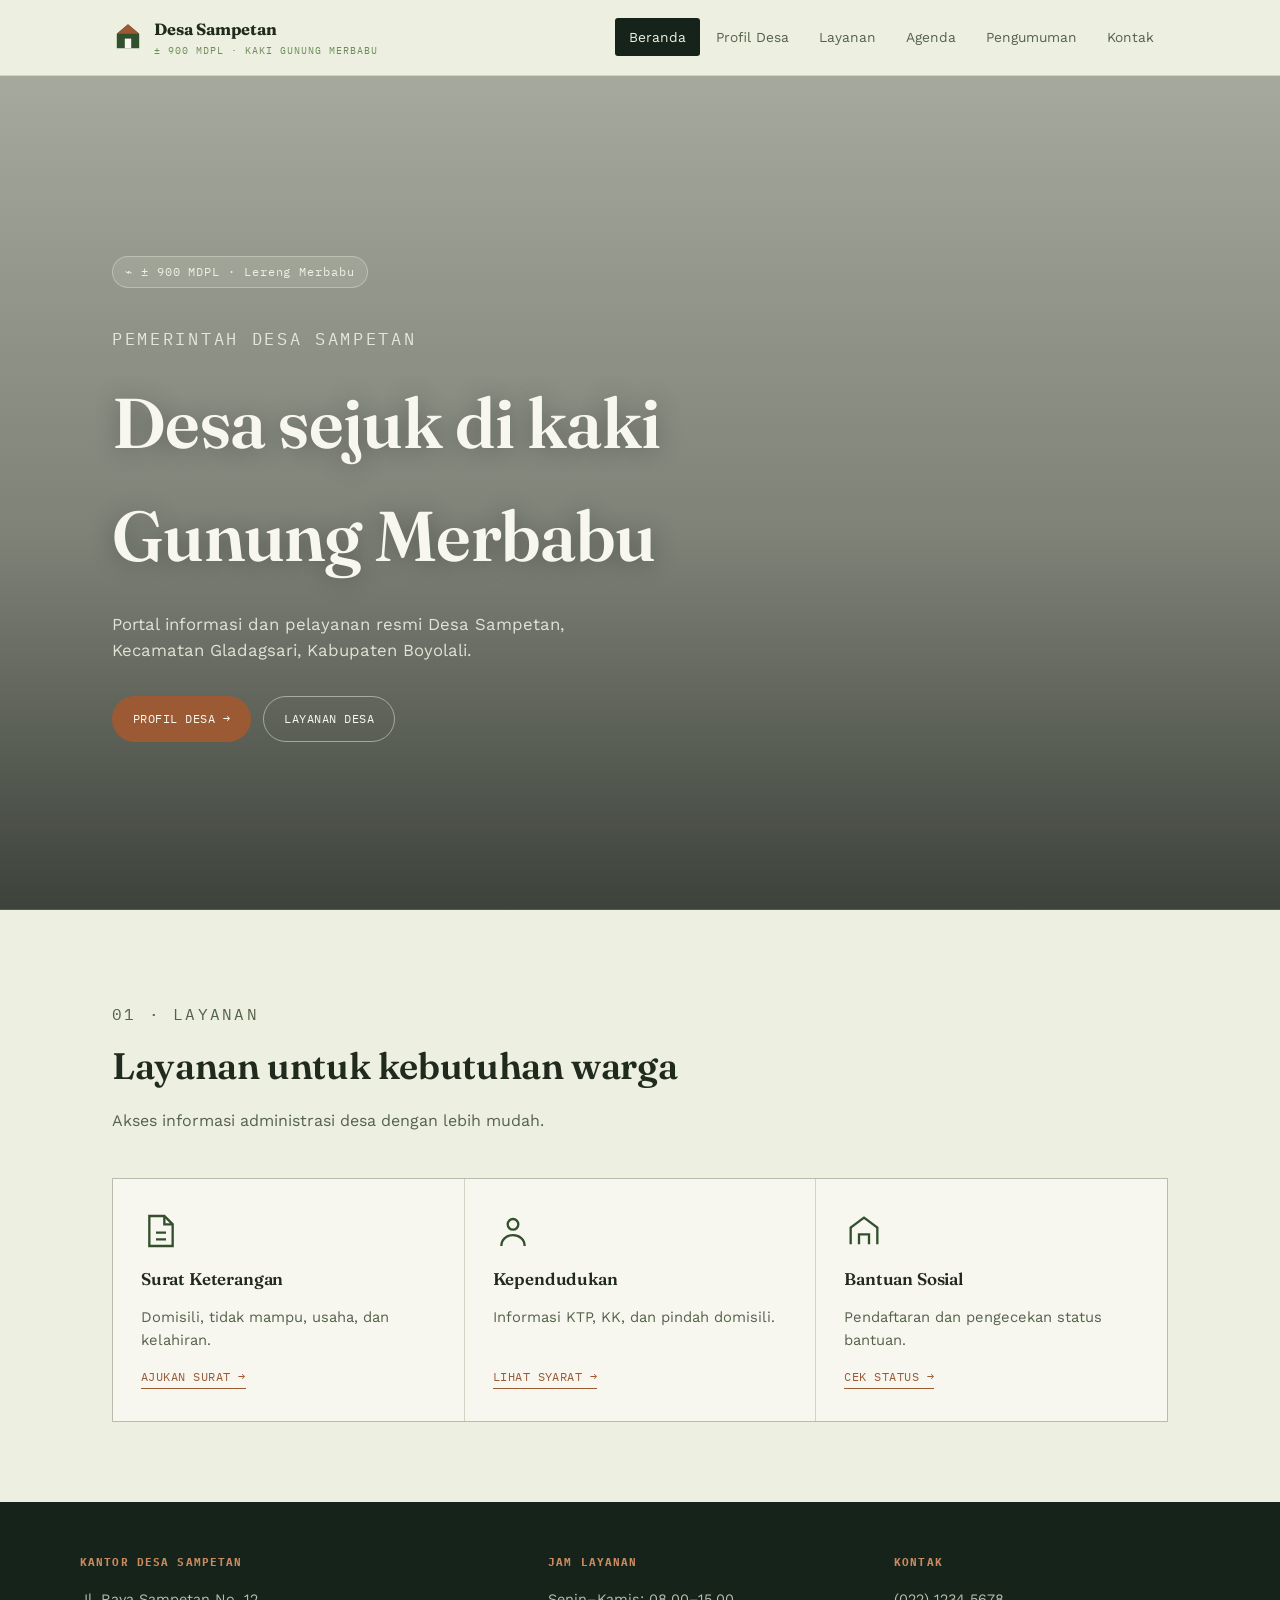
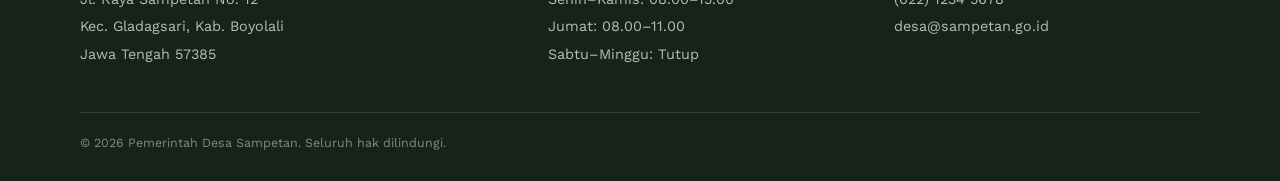
<file: index.html>
<!DOCTYPE html>
<html lang="id">
<head>
<meta charset="UTF-8">
<meta name="viewport" content="width=device-width, initial-scale=1.0">

<title>Desa Sampetan — Kaki Gunung Merbabu</title>

<link rel="preconnect" href="https://fonts.googleapis.com">
<link href="https://fonts.googleapis.com/css2?family=Fraunces:opsz,wght@9..144,400;9..144,500;9..144,600;9..144,700&family=Work+Sans:wght@400;500;600&family=IBM+Plex+Mono:wght@400;500&display=swap" rel="stylesheet">

<link rel="stylesheet" href="style.css">
</head>

<body>

<header>
<nav class="nav">

<a href="index.html" class="brand">
<svg class="brand-mark" viewBox="0 0 40 40" fill="none">
<path d="M20 4 L34 16 V34 H6 V16 Z" fill="#33502E"/>
<path d="M20 4 L34 16 H6 Z" fill="#9C5A34"/>
<rect x="16" y="22" width="8" height="12" fill="#F8F7EF"/>
</svg>

<span>
Desa Sampetan
<span class="brand-sub">± 900 MDPL · Kaki Gunung Merbabu</span>
</span>
</a>

<ul class="navlinks">

<li>
<a href="index.html" class="active">
<span class="pos-tag">01</span>
Beranda
</a>
</li>

<li>
<a href="profil.html">
<span class="pos-tag">02</span>
Profil Desa
</a>
</li>

<li>
<a href="layanan.html">
<span class="pos-tag">03</span>
Layanan
</a>
</li>

<li>
<a href="agenda.html">
<span class="pos-tag">04</span>
Agenda
</a>
</li>

<li>
<a href="pengumuman.html">
<span class="pos-tag">05</span>
Pengumuman
</a>
</li>

<li>
<a href="kontak.html">
<span class="pos-tag">06</span>
Kontak
</a>
</li>

</ul>

<button
class="navtoggle"
type="button"
aria-label="Buka menu navigasi"
aria-expanded="false">

<svg width="22" height="22"
viewBox="0 0 24 24"
fill="none"
stroke="currentColor"
stroke-width="1.6">

<path d="M3 6h18M3 12h18M3 18h18"/>

</svg>

</button>

</nav>
</header>


<section class="hero">

<div class="hero-inner">

<div class="elev-badge">
⌁ ± 900 MDPL · Lereng Merbabu
</div>

<p class="hero-eyebrow">
Pemerintah Desa Sampetan
</p>

<h1>
Desa sejuk di kaki Gunung Merbabu
</h1>

<p>
Portal informasi dan pelayanan resmi Desa Sampetan,
Kecamatan Gladagsari, Kabupaten Boyolali.
</p>

<div class="hero-links">

<a href="profil.html" class="btn btn-solid">
Profil Desa →
</a>

<a href="layanan.html" class="btn btn-outline">
Layanan Desa
</a>

</div>

</div>

</section>


<section>

<div class="wrap">

<div class="section-head">

<p class="eyebrow">01 · Layanan</p>

<h2>
Layanan untuk kebutuhan warga
</h2>

<p>
Akses informasi administrasi desa dengan lebih mudah.
</p>

</div>


<div class="layanan-grid">

<div class="layanan-card">

<span class="pos-tag">01</span>

<svg class="layanan-icon"
viewBox="0 0 24 24"
fill="none"
stroke="currentColor"
stroke-width="1.4">

<path d="M5 3h9l5 5v13H5z"/>
<path d="M14 3v5h5"/>
<path d="M9 13h6M9 17h6"/>

</svg>

<h3>Surat Keterangan</h3>

<p>
Domisili, tidak mampu, usaha, dan kelahiran.
</p>

<a class="cta" href="layanan-surat-keterangan.html">
Ajukan surat →
</a>

</div>


<div class="layanan-card">

<span class="pos-tag">02</span>

<svg class="layanan-icon"
viewBox="0 0 24 24"
fill="none"
stroke="currentColor"
stroke-width="1.4">

<circle cx="12" cy="8" r="3.2"/>
<path d="M5 21c0-4 3.2-6.5 7-6.5S19 17 19 21"/>

</svg>

<h3>Kependudukan</h3>

<p>
Informasi KTP, KK, dan pindah domisili.
</p>

<a class="cta" href="layanan-kependudukan.html">
Lihat syarat →
</a>

</div>


<div class="layanan-card">

<span class="pos-tag">03</span>

<svg class="layanan-icon"
viewBox="0 0 24 24"
fill="none"
stroke="currentColor"
stroke-width="1.4">

<path d="M4 20V10l8-6 8 6v10"/>
<path d="M9 20v-6h6v6"/>

</svg>

<h3>Bantuan Sosial</h3>

<p>
Pendaftaran dan pengecekan status bantuan.
</p>

<a class="cta" href="layanan-bansos.html">
Cek status →
</a>

</div>

</div>

</div>

</section>


<footer id="kontak-footer">

<div class="wrap footer-inner">

<div class="footer-grid">

<div>

<h4>Kantor Desa Sampetan</h4>

<p>
Jl. Raya Sampetan No. 12<br>
Kec. Gladagsari, Kab. Boyolali<br>
Jawa Tengah 57385
</p>

</div>

<div>

<h4>Jam Layanan</h4>

<p>
Senin–Kamis: 08.00–15.00<br>
Jumat: 08.00–11.00<br>
Sabtu–Minggu: Tutup
</p>

</div>

<div>

<h4>Kontak</h4>

<p>
<a href="tel:+622212345678">
(022) 1234 5678
</a><br>

<a href="mailto:desa@sampetan.go.id">
desa@sampetan.go.id
</a>
</p>

</div>

</div>

<div class="footer-bottom">
© 2026 Pemerintah Desa Sampetan. Seluruh hak dilindungi.
</div>

</div>

</footer>


<script src="script.js"></script>

</body>
</html>
</file>
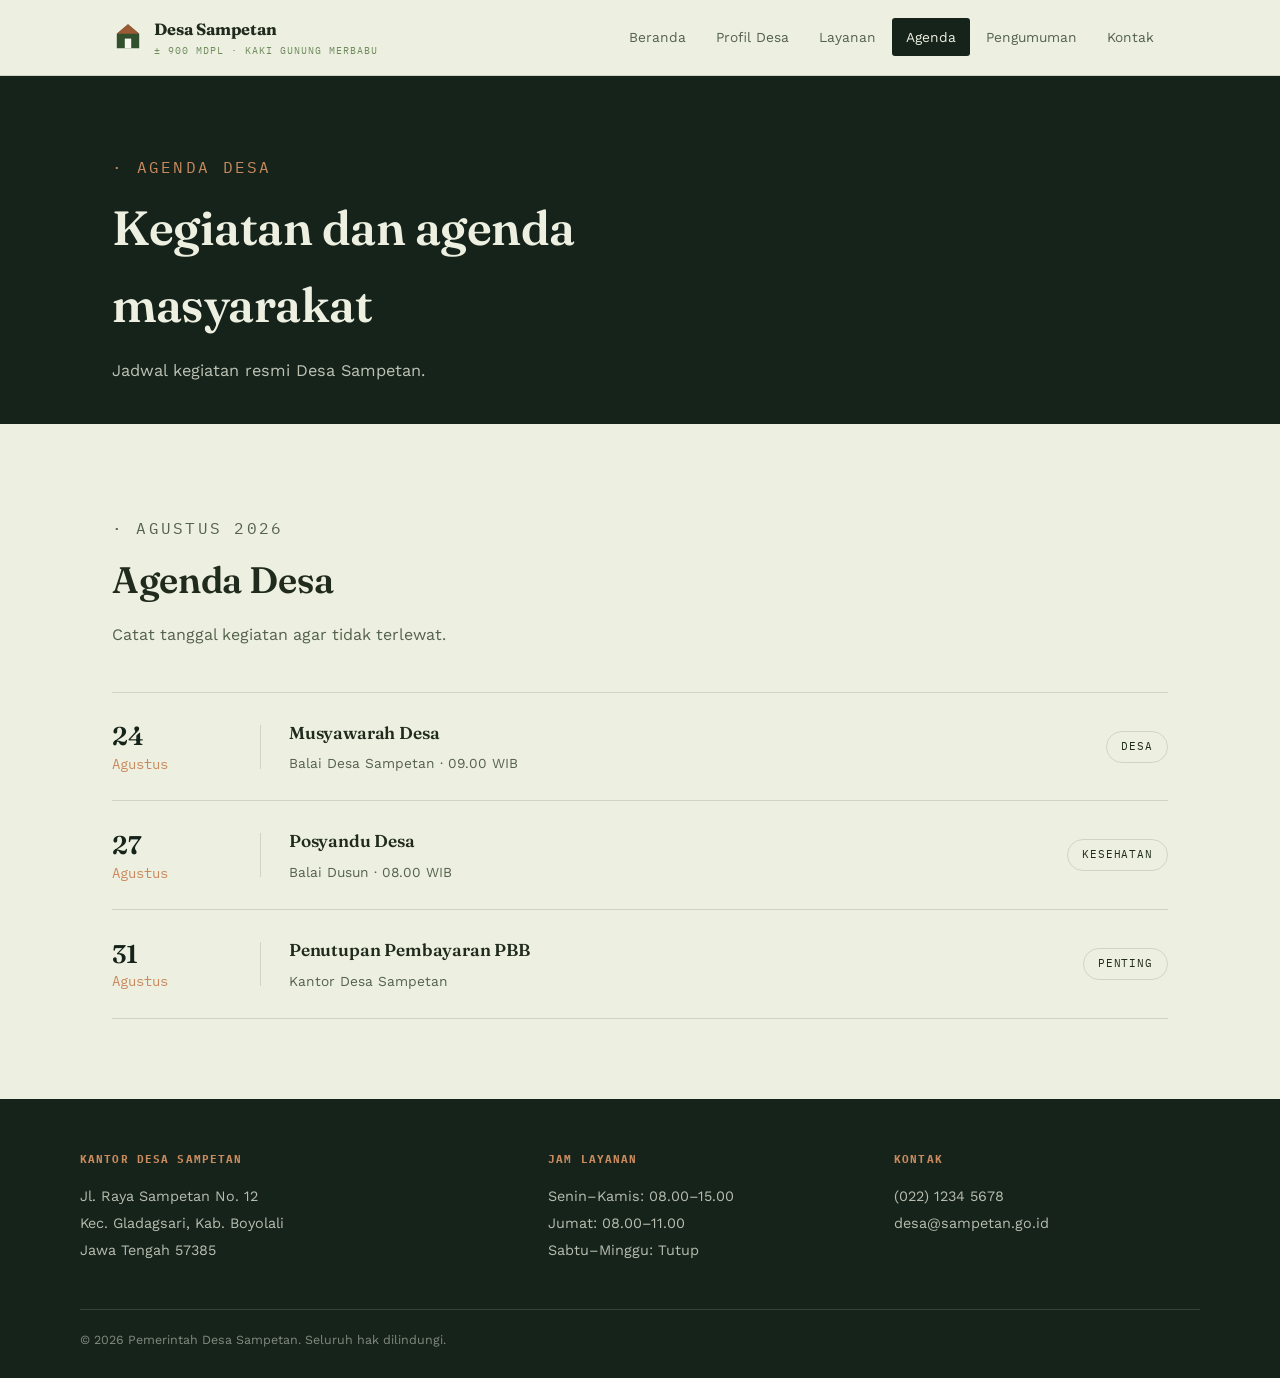
<file: agenda.html>
<!DOCTYPE html>
<html lang="id">

<head>

<meta charset="UTF-8">
<meta name="viewport" content="width=device-width, initial-scale=1.0">

<title>Agenda — Desa Sampetan</title>

<link rel="preconnect" href="https://fonts.googleapis.com">

<link href="https://fonts.googleapis.com/css2?family=Fraunces:opsz,wght@9..144,400;9..144,500;9..144,600;9..144,700&family=Work+Sans:wght@400;500;600&family=IBM+Plex+Mono:wght@400;500&display=swap" rel="stylesheet">

<link rel="stylesheet" href="style.css">

</head>

<body>


<header>

<nav class="nav">

<a href="index.html" class="brand">

<svg class="brand-mark" viewBox="0 0 40 40" fill="none">
<path d="M20 4 L34 16 V34 H6 V16 Z" fill="#33502E"/>
<path d="M20 4 L34 16 H6 Z" fill="#9C5A34"/>
<rect x="16" y="22" width="8" height="12" fill="#F8F7EF"/>
</svg>

<span>
Desa Sampetan
<span class="brand-sub">
± 900 MDPL · Kaki Gunung Merbabu
</span>
</span>

</a>


<ul class="navlinks" id="menu-navigasi">

<li><a href="index.html">
<span class="pos-tag">01</span>Beranda
</a></li>

<li><a href="profil.html">
<span class="pos-tag">02</span>Profil Desa
</a></li>

<li><a href="layanan.html">
<span class="pos-tag">03</span>Layanan
</a></li>

<li><a href="agenda.html" class="active">
<span class="pos-tag">04</span>Agenda
</a></li>

<li><a href="pengumuman.html">
<span class="pos-tag">05</span>Pengumuman
</a></li>

<li><a href="kontak.html">
<span class="pos-tag">06</span>Kontak
</a></li>

</ul>


<button
class="navtoggle"
type="button"
aria-label="Buka menu navigasi"
aria-expanded="false"
aria-controls="menu-navigasi">

<svg width="22" height="22" viewBox="0 0 24 24" fill="none" stroke="currentColor" stroke-width="1.6">

<path d="M3 6h18"/>
<path d="M3 12h18"/>
<path d="M3 18h18"/>

</svg>

</button>

</nav>

</header>


<section class="page-hero">

<div class="wrap">

<p class="eyebrow">
· Agenda Desa
</p>

<h1>
Kegiatan dan agenda masyarakat
</h1>

<p>
Jadwal kegiatan resmi Desa Sampetan.
</p>

</div>

</section>


<section>

<div class="wrap">

<div class="section-head">

<p class="eyebrow">
· Agustus 2026
</p>

<h2>
Agenda Desa
</h2>

<p>
Catat tanggal kegiatan agar tidak terlewat.
</p>

</div>


<div class="agenda-list" style="border-color:var(--stone-line);">

<div class="agenda-item" style="color:var(--ink);border-color:var(--stone-line);">

<div class="agenda-date">
<strong style="color:var(--pine-deep);">24</strong>
Agustus
</div>

<div class="agenda-rule" style="background:var(--stone-line);"></div>

<div class="agenda-body">
<h3 style="color:var(--ink);">Musyawarah Desa</h3>
<span style="color:var(--ink-soft);">
Balai Desa Sampetan · 09.00 WIB
</span>
</div>

<span class="agenda-tag" style="color:var(--ink);border-color:var(--stone-line);">
Desa
</span>

</div>


<div class="agenda-item" style="color:var(--ink);border-color:var(--stone-line);">

<div class="agenda-date">
<strong style="color:var(--pine-deep);">27</strong>
Agustus
</div>

<div class="agenda-rule" style="background:var(--stone-line);"></div>

<div class="agenda-body">
<h3 style="color:var(--ink);">Posyandu Desa</h3>
<span style="color:var(--ink-soft);">
Balai Dusun · 08.00 WIB
</span>
</div>

<span class="agenda-tag" style="color:var(--ink);border-color:var(--stone-line);">
Kesehatan
</span>

</div>


<div class="agenda-item" style="color:var(--ink);border-color:var(--stone-line);">

<div class="agenda-date">
<strong style="color:var(--pine-deep);">31</strong>
Agustus
</div>

<div class="agenda-rule" style="background:var(--stone-line);"></div>

<div class="agenda-body">
<h3 style="color:var(--ink);">Penutupan Pembayaran PBB</h3>
<span style="color:var(--ink-soft);">
Kantor Desa Sampetan
</span>
</div>

<span class="agenda-tag" style="color:var(--ink);border-color:var(--stone-line);">
Penting
</span>

</div>


</div>

</div>

</section>


<footer>

<div class="wrap footer-inner">

<div class="footer-grid">

<div>
<h4>Kantor Desa Sampetan</h4>
<p>
Jl. Raya Sampetan No. 12<br>
Kec. Gladagsari, Kab. Boyolali<br>
Jawa Tengah 57385
</p>
</div>

<div>
<h4>Jam Layanan</h4>
<p>
Senin–Kamis: 08.00–15.00<br>
Jumat: 08.00–11.00<br>
Sabtu–Minggu: Tutup
</p>
</div>

<div>
<h4>Kontak</h4>
<p>
<a href="tel:+622212345678">(022) 1234 5678</a><br>
<a href="mailto:desa@sampetan.go.id">desa@sampetan.go.id</a>
</p>
</div>

</div>

<div class="footer-bottom">
© 2026 Pemerintah Desa Sampetan.
Seluruh hak dilindungi.
</div>

</div>

</footer>


<script src="script.js"></script>

</body>
</html>
</file>
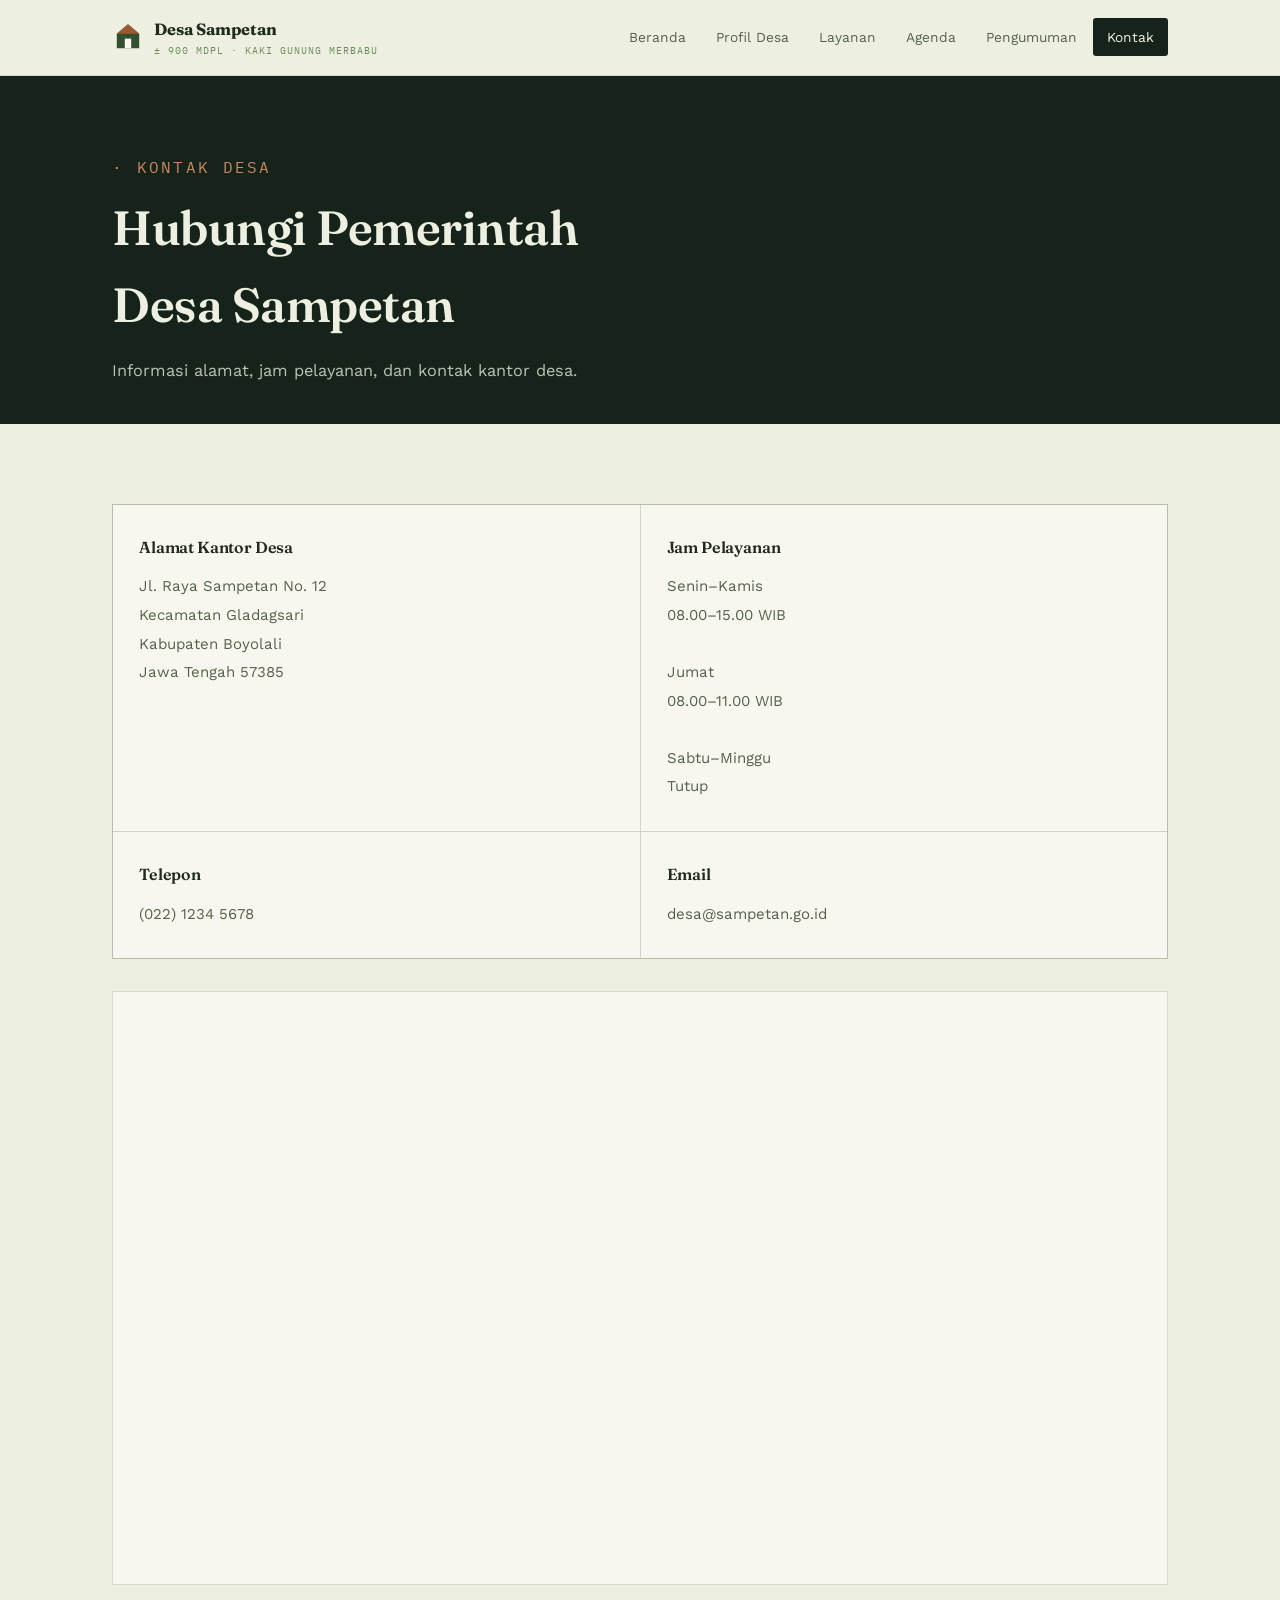
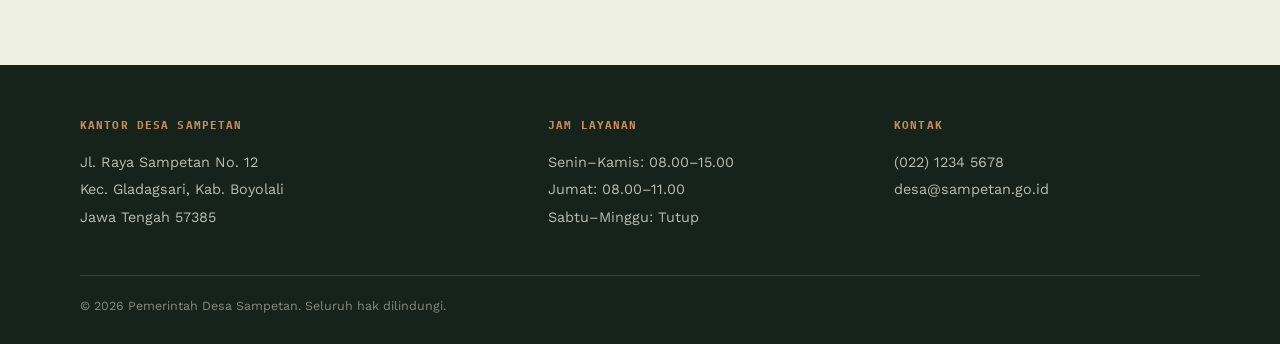
<file: kontak.html>
<!DOCTYPE html>
<html lang="id">

<head>

<meta charset="UTF-8">
<meta name="viewport" content="width=device-width, initial-scale=1.0">

<title>Kontak — Desa Sampetan</title>

<link rel="preconnect" href="https://fonts.googleapis.com">

<link href="https://fonts.googleapis.com/css2?family=Fraunces:opsz,wght@9..144,400;9..144,500;9..144,600;9..144,700&family=Work+Sans:wght@400;500;600&family=IBM+Plex+Mono:wght@400;500&display=swap" rel="stylesheet">

<link rel="stylesheet" href="style.css">

</head>

<body>


<header>

<nav class="nav">

<a href="index.html" class="brand">

<svg class="brand-mark" viewBox="0 0 40 40" fill="none">
<path d="M20 4 L34 16 V34 H6 V16 Z" fill="#33502E"/>
<path d="M20 4 L34 16 H6 Z" fill="#9C5A34"/>
<rect x="16" y="22" width="8" height="12" fill="#F8F7EF"/>
</svg>

<span>
Desa Sampetan

<span class="brand-sub">
± 900 MDPL · Kaki Gunung Merbabu
</span>

</span>

</a>


<ul class="navlinks" id="menu-navigasi">

<li>
<a href="index.html">
<span class="pos-tag">01</span>
Beranda
</a>
</li>

<li>
<a href="profil.html">
<span class="pos-tag">02</span>
Profil Desa
</a>
</li>

<li>
<a href="layanan.html">
<span class="pos-tag">03</span>
Layanan
</a>
</li>

<li>
<a href="agenda.html">
<span class="pos-tag">04</span>
Agenda
</a>
</li>

<li>
<a href="pengumuman.html">
<span class="pos-tag">05</span>
Pengumuman
</a>
</li>

<li>
<a href="kontak.html" class="active">
<span class="pos-tag">06</span>
Kontak
</a>
</li>

</ul>


<button
class="navtoggle"
type="button"
aria-label="Buka menu navigasi"
aria-expanded="false"
aria-controls="menu-navigasi">

<svg
width="22"
height="22"
viewBox="0 0 24 24"
fill="none"
stroke="currentColor"
stroke-width="1.6">

<path d="M3 6h18"/>
<path d="M3 12h18"/>
<path d="M3 18h18"/>

</svg>

</button>

</nav>

</header>


<section class="page-hero">

<div class="wrap">

<p class="eyebrow">
· Kontak Desa
</p>

<h1>
Hubungi Pemerintah Desa Sampetan
</h1>

<p>
Informasi alamat, jam pelayanan, dan kontak kantor desa.
</p>

</div>

</section>


<section>

<div class="wrap">

<div class="kontak-grid">


<div class="kontak-card">

<h3>
Alamat Kantor Desa
</h3>

<p>

Jl. Raya Sampetan No. 12<br>

Kecamatan Gladagsari<br>

Kabupaten Boyolali<br>

Jawa Tengah 57385

</p>

</div>


<div class="kontak-card">

<h3>
Jam Pelayanan
</h3>

<p>

Senin–Kamis<br>
08.00–15.00 WIB

<br><br>

Jumat<br>
08.00–11.00 WIB

<br><br>

Sabtu–Minggu<br>
Tutup

</p>

</div>


<div class="kontak-card">

<h3>
Telepon
</h3>

<p>

<a href="tel:+622212345678">
(022) 1234 5678
</a>

</p>

</div>


<div class="kontak-card">

<h3>
Email
</h3>

<p>

<a href="mailto:desa@sampetan.go.id">
desa@sampetan.go.id
</a>

</p>

</div>


</div>


<div style="margin-top:32px;">

<div class="map-frame">

<iframe
src="https://www.google.com/maps?q=Desa%20Sampetan%20Boyolali&output=embed"
loading="lazy"
allowfullscreen>
</iframe>

</div>

</div>

</div>

</section>


<footer>

<div class="wrap footer-inner">

<div class="footer-grid">

<div>

<h4>
Kantor Desa Sampetan
</h4>

<p>

Jl. Raya Sampetan No. 12<br>
Kec. Gladagsari, Kab. Boyolali<br>
Jawa Tengah 57385

</p>

</div>


<div>

<h4>
Jam Layanan
</h4>

<p>

Senin–Kamis: 08.00–15.00<br>
Jumat: 08.00–11.00<br>
Sabtu–Minggu: Tutup

</p>

</div>


<div>

<h4>
Kontak
</h4>

<p>

<a href="tel:+622212345678">
(022) 1234 5678
</a>

<br>

<a href="mailto:desa@sampetan.go.id">
desa@sampetan.go.id
</a>

</p>

</div>

</div>


<div class="footer-bottom">

© 2026 Pemerintah Desa Sampetan.
Seluruh hak dilindungi.

</div>

</div>

</footer>


<script src="script.js"></script>

</body>
</html>
</file>
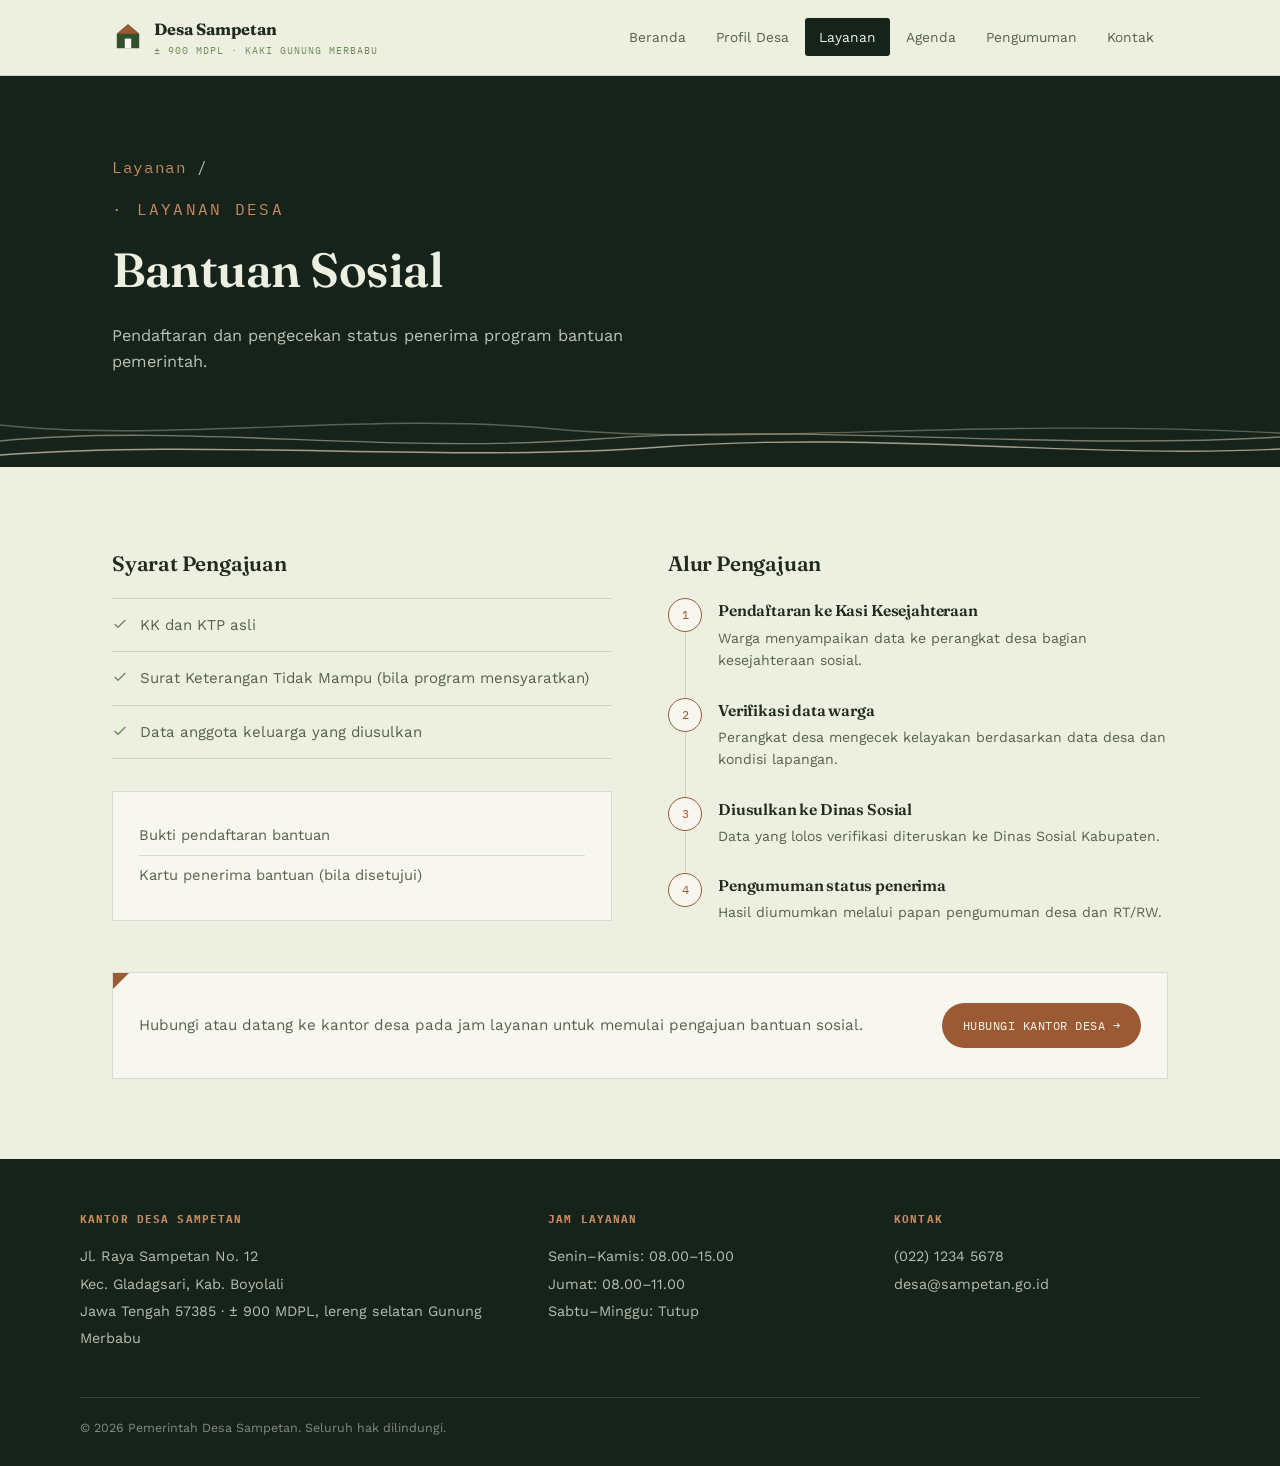
<file: layanan-bansos.html>
<!DOCTYPE html>
<html lang="id">

<head>
    <meta charset="UTF-8">
    <meta name="viewport" content="width=device-width, initial-scale=1.0">

    <title>Bantuan Sosial — Desa Sampetan</title>

    <link rel="preconnect" href="https://fonts.googleapis.com">

    <link
        href="https://fonts.googleapis.com/css2?family=Fraunces:opsz,wght@9..144,400;9..144,500;9..144,600;9..144,700&family=Work+Sans:wght@400;500;600&family=IBM+Plex+Mono:wght@400;500&display=swap"
        rel="stylesheet">

    <link rel="stylesheet" href="style.css">

    <!-- JavaScript Navbar -->
    <script src="nav.js" defer></script>
</head>

<body>

<header>

    <nav class="nav">

        <!-- BRAND -->

        <a href="index.html" class="brand" style="text-decoration:none;">

            <svg class="brand-mark" viewBox="0 0 40 40" fill="none">

                <path
                    d="M20 4 L34 16 V34 H6 V16 Z"
                    fill="#33502E"/>

                <path
                    d="M20 4 L34 16 H6 Z"
                    fill="#9C5A34"/>

                <rect
                    x="16"
                    y="22"
                    width="8"
                    height="12"
                    fill="#F8F7EF"/>

            </svg>

            <span>
                Desa Sampetan

                <span class="brand-sub">
                    ± 900 MDPL · Kaki Gunung Merbabu
                </span>

            </span>

        </a>


        <!-- NAVIGATION -->

        <ul class="navlinks">

            <li>
                <a href="index.html">
                    <span class="pos-tag"></span>
                    Beranda
                </a>
            </li>

            <li>
                <a href="profil.html">
                    <span class="pos-tag"></span>
                    Profil Desa
                </a>
            </li>

            <li>
                <a href="layanan.html" class="active">
                    <span class="pos-tag"></span>
                    Layanan
                </a>
            </li>

            <li>
                <a href="agenda.html">
                    <span class="pos-tag"></span>
                    Agenda
                </a>
            </li>

            <li>
                <a href="pengumuman.html">
                    <span class="pos-tag"></span>
                    Pengumuman
                </a>
            </li>

            <li>
                <a href="kontak.html">
                    <span class="pos-tag"></span>
                    Kontak
                </a>
            </li>

        </ul>


        <!-- HAMBURGER MENU -->

        <button
            class="navtoggle"
            id="navToggle"
            aria-label="Buka menu"
            aria-expanded="false"
            type="button">

            <svg
                width="22"
                height="22"
                viewBox="0 0 24 24"
                fill="none"
                stroke="currentColor"
                stroke-width="1.6">

                <path d="M3 6h18M3 12h18M3 18h18"/>

            </svg>

        </button>

    </nav>

</header>


<!-- PAGE HERO -->

<section class="page-hero">

    <div class="wrap">

        <p class="breadcrumb">
            <a href="layanan.html">Layanan</a> /
        </p>

        <p class="eyebrow">
            · Layanan Desa
        </p>

        <h1>
            Bantuan Sosial
        </h1>

        <p>
            Pendaftaran dan pengecekan status penerima
            program bantuan pemerintah.
        </p>

    </div>

</section>


<!-- KONTOUR -->

<div
    class="kontur on-dark"
    aria-hidden="true">

    <svg
        viewBox="0 0 1200 52"
        preserveAspectRatio="none">

        <path
            d="M0 10 C150 28 350 -4 520 14 C700 32 900 2 1200 18"
            fill="none"
            stroke="#DCD5BE"
            stroke-width="1.4"
            opacity="0.35"/>

        <path
            d="M0 26 C180 8 360 40 560 24 C760 8 980 36 1200 22"
            fill="none"
            stroke="#DCD5BE"
            stroke-width="1.4"
            opacity="0.5"/>

        <path
            d="M0 40 C200 24 420 48 620 32 C820 16 1020 44 1200 34"
            fill="none"
            stroke="#DCD5BE"
            stroke-width="1.4"
            opacity="0.7"/>

    </svg>

</div>


<!-- CONTENT -->

<section>

    <div class="wrap">

        <div class="detail-grid">


            <!-- SYARAT -->

            <div>

                <h2>
                    Syarat Pengajuan
                </h2>

                <div class="syarat-list">

                    <div class="syarat-item">

                        <svg
                            viewBox="0 0 24 24"
                            fill="none"
                            stroke="currentColor"
                            stroke-width="2">

                            <path d="M20 6L9 17l-5-5"/>

                        </svg>

                        <span>
                            KK dan KTP asli
                        </span>

                    </div>


                    <div class="syarat-item">

                        <svg
                            viewBox="0 0 24 24"
                            fill="none"
                            stroke="currentColor"
                            stroke-width="2">

                            <path d="M20 6L9 17l-5-5"/>

                        </svg>

                        <span>
                            Surat Keterangan Tidak Mampu
                            (bila program mensyaratkan)
                        </span>

                    </div>


                    <div class="syarat-item">

                        <svg
                            viewBox="0 0 24 24"
                            fill="none"
                            stroke="currentColor"
                            stroke-width="2">

                            <path d="M20 6L9 17l-5-5"/>

                        </svg>

                        <span>
                            Data anggota keluarga yang diusulkan
                        </span>

                    </div>

                </div>


                <div class="dokumen-box">

                    <span class="pos-tag">
                        Dokumen yang Dihasilkan
                    </span>

                    <ul>

                        <li>
                            Bukti pendaftaran bantuan
                        </li>

                        <li>
                            Kartu penerima bantuan
                            (bila disetujui)
                        </li>

                    </ul>

                </div>

            </div>


            <!-- ALUR -->

            <div>

                <h2>
                    Alur Pengajuan
                </h2>

                <div class="langkah-list">


                    <div class="langkah-item">

                        <div class="langkah-num">
                            1
                        </div>

                        <div class="langkah-text">

                            <h3>
                                Pendaftaran ke Kasi Kesejahteraan
                            </h3>

                            <p>
                                Warga menyampaikan data ke perangkat
                                desa bagian kesejahteraan sosial.
                            </p>

                        </div>

                    </div>


                    <div class="langkah-item">

                        <div class="langkah-num">
                            2
                        </div>

                        <div class="langkah-text">

                            <h3>
                                Verifikasi data warga
                            </h3>

                            <p>
                                Perangkat desa mengecek kelayakan
                                berdasarkan data desa dan kondisi lapangan.
                            </p>

                        </div>

                    </div>


                    <div class="langkah-item">

                        <div class="langkah-num">
                            3
                        </div>

                        <div class="langkah-text">

                            <h3>
                                Diusulkan ke Dinas Sosial
                            </h3>

                            <p>
                                Data yang lolos verifikasi diteruskan
                                ke Dinas Sosial Kabupaten.
                            </p>

                        </div>

                    </div>


                    <div class="langkah-item">

                        <div class="langkah-num">
                            4
                        </div>

                        <div class="langkah-text">

                            <h3>
                                Pengumuman status penerima
                            </h3>

                            <p>
                                Hasil diumumkan melalui papan
                                pengumuman desa dan RT/RW.
                            </p>

                        </div>

                    </div>


                </div>

            </div>

        </div>


        <!-- CTA -->

        <div
            class="tick-card"
            style="
                margin-top:48px;
                display:flex;
                align-items:center;
                justify-content:space-between;
                gap:20px;
                flex-wrap:wrap;
            ">

            <div>

                <p
                    class="pos-tag"
                    style="margin-bottom:6px;">

                    Siap mengajukan?

                </p>

                <p
                    style="
                        font-size:0.95rem;
                        color:var(--ink-soft);
                    ">

                    Hubungi atau datang ke kantor desa
                    pada jam layanan untuk memulai
                    pengajuan bantuan sosial.

                </p>

            </div>


            <a
                class="btn btn-solid"
                style="border-radius:999px;"
                href="kontak.html">

                Hubungi Kantor Desa →

            </a>

        </div>

    </div>

</section>


<!-- FOOTER -->

<footer id="kontak-footer">

    <div class="wrap footer-inner">

        <div class="footer-grid">


            <div>

                <h4>
                    Kantor Desa Sampetan
                </h4>

                <p>
                    Jl. Raya Sampetan No. 12<br>
                    Kec. Gladagsari, Kab. Boyolali<br>
                    Jawa Tengah 57385 · ± 900 MDPL,
                    lereng selatan Gunung Merbabu
                </p>

            </div>


            <div>

                <h4>
                    Jam Layanan
                </h4>

                <p>
                    Senin–Kamis: 08.00–15.00<br>
                    Jumat: 08.00–11.00<br>
                    Sabtu–Minggu: Tutup
                </p>

            </div>


            <div>

                <h4>
                    Kontak
                </h4>

                <p>

                    <a href="tel:+622212345678">
                        (022) 1234 5678
                    </a>

                    <br>

                    <a href="mailto:desa@sampetan.go.id">
                        desa@sampetan.go.id
                    </a>

                </p>

            </div>


        </div>


        <div class="footer-bottom">

            © 2026 Pemerintah Desa Sampetan.
            Seluruh hak dilindungi.

        </div>

    </div>

</footer>


</body>
</html>
</file>
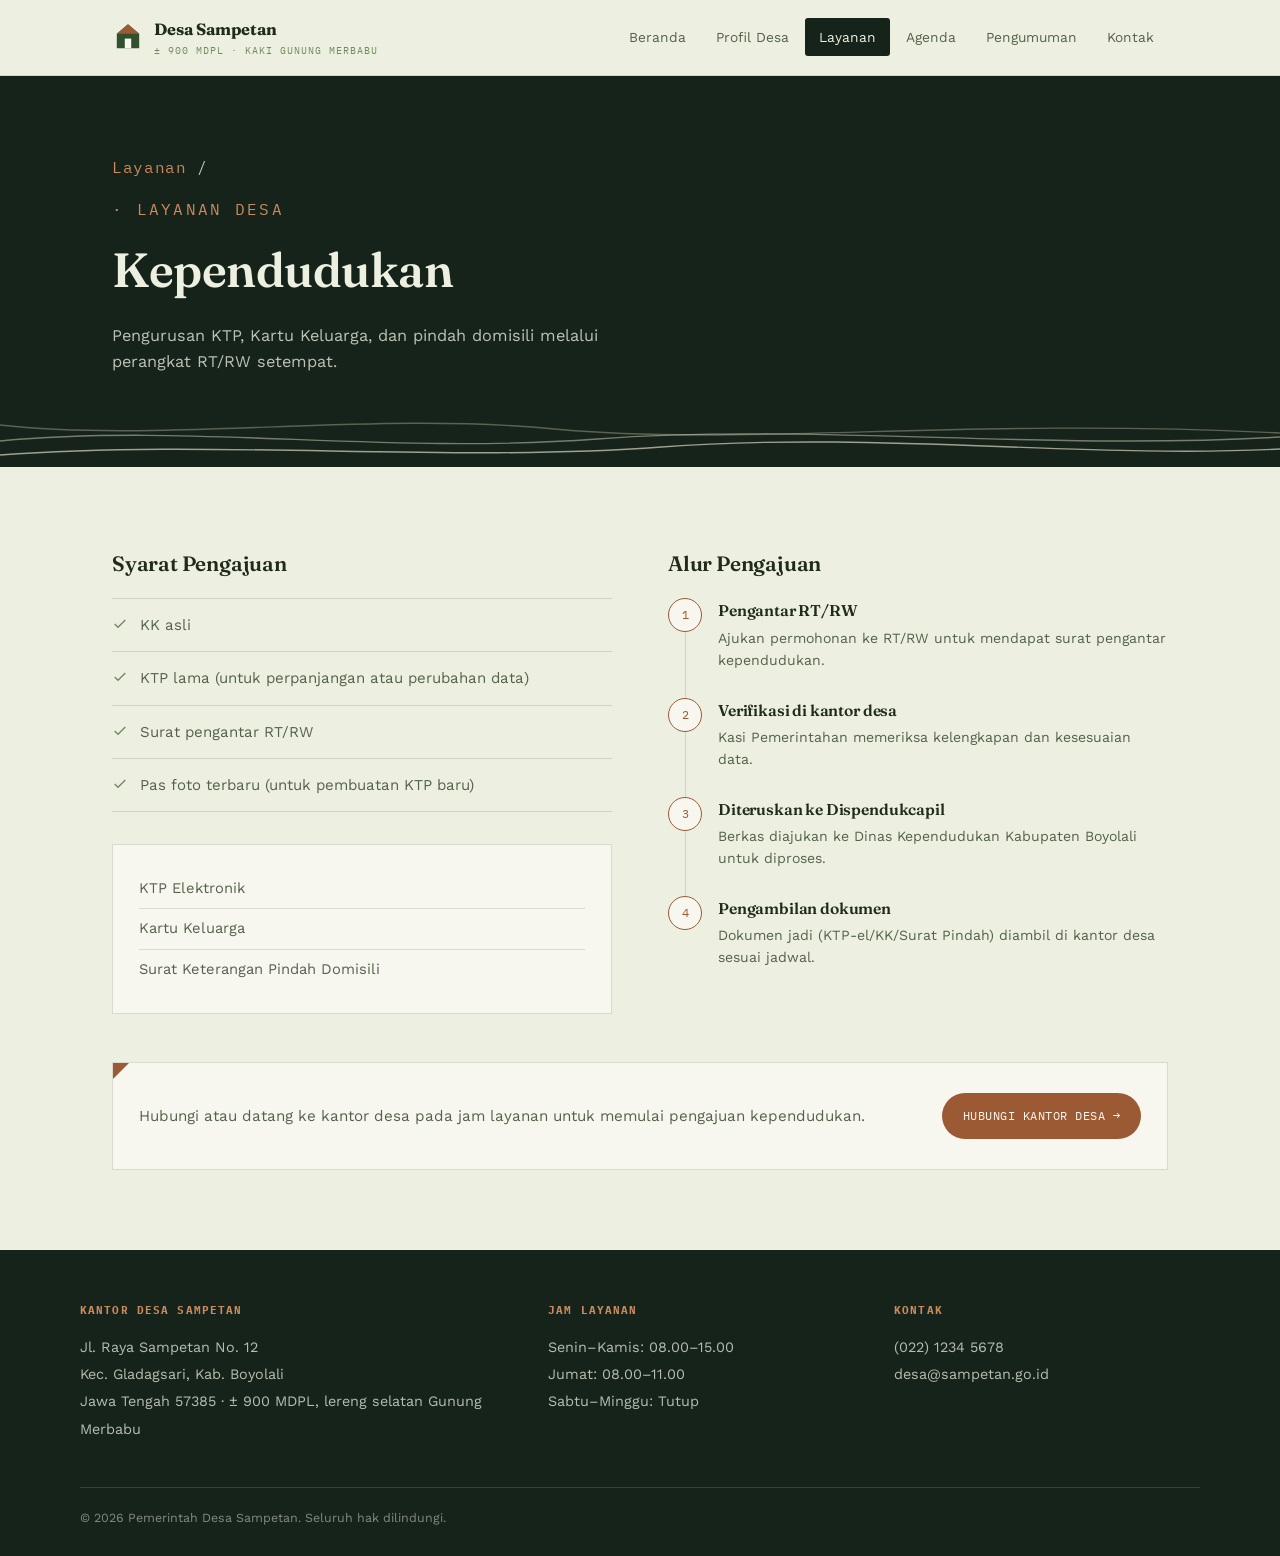
<file: layanan-kependudukan.html>
<!DOCTYPE html>
<html lang="id">

<head>
    <meta charset="UTF-8">
    <meta name="viewport" content="width=device-width, initial-scale=1.0">

    <title>Kependudukan — Desa Sampetan</title>

    <link rel="preconnect" href="https://fonts.googleapis.com">

    <link
        href="https://fonts.googleapis.com/css2?family=Fraunces:opsz,wght@9..144,400;9..144,500;9..144,600;9..144,700&family=Work+Sans:wght@400;500;600&family=IBM+Plex+Mono:wght@400;500&display=swap"
        rel="stylesheet">

    <link rel="stylesheet" href="style.css">

    <!-- JavaScript Navbar -->
    <script src="nav.js" defer></script>
</head>

<body>

<header>

    <nav class="nav">

        <!-- BRAND -->

        <a href="index.html" class="brand" style="text-decoration:none;">

            <svg class="brand-mark" viewBox="0 0 40 40" fill="none">

                <path
                    d="M20 4 L34 16 V34 H6 V16 Z"
                    fill="#33502E"/>

                <path
                    d="M20 4 L34 16 H6 Z"
                    fill="#9C5A34"/>

                <rect
                    x="16"
                    y="22"
                    width="8"
                    height="12"
                    fill="#F8F7EF"/>

            </svg>

            <span>
                Desa Sampetan

                <span class="brand-sub">
                    ± 900 MDPL · Kaki Gunung Merbabu
                </span>
            </span>

        </a>


        <!-- NAVIGATION -->

        <ul class="navlinks">

            <li>
                <a href="index.html">
                    <span class="pos-tag"></span>
                    Beranda
                </a>
            </li>

            <li>
                <a href="profil.html">
                    <span class="pos-tag"></span>
                    Profil Desa
                </a>
            </li>

            <li>
                <a href="layanan.html" class="active">
                    <span class="pos-tag"></span>
                    Layanan
                </a>
            </li>

            <li>
                <a href="agenda.html">
                    <span class="pos-tag"></span>
                    Agenda
                </a>
            </li>

            <li>
                <a href="pengumuman.html">
                    <span class="pos-tag"></span>
                    Pengumuman
                </a>
            </li>

            <li>
                <a href="kontak.html">
                    <span class="pos-tag"></span>
                    Kontak
                </a>
            </li>

        </ul>


        <!-- HAMBURGER -->

        <button
            class="navtoggle"
            id="navToggle"
            aria-label="Buka menu"
            aria-expanded="false"
            type="button">

            <svg
                width="22"
                height="22"
                viewBox="0 0 24 24"
                fill="none"
                stroke="currentColor"
                stroke-width="1.6">

                <path d="M3 6h18M3 12h18M3 18h18"/>

            </svg>

        </button>

    </nav>

</header>


<!-- PAGE HERO -->

<section class="page-hero">

    <div class="wrap">

        <p class="breadcrumb">
            <a href="layanan.html">Layanan</a> /
        </p>

        <p class="eyebrow">
            · Layanan Desa
        </p>

        <h1>
            Kependudukan
        </h1>

        <p>
            Pengurusan KTP, Kartu Keluarga, dan pindah domisili
            melalui perangkat RT/RW setempat.
        </p>

    </div>

</section>


<!-- KONTOUR -->

<div
    class="kontur on-dark"
    aria-hidden="true">

    <svg
        viewBox="0 0 1200 52"
        preserveAspectRatio="none">

        <path
            d="M0 10 C150 28 350 -4 520 14 C700 32 900 2 1200 18"
            fill="none"
            stroke="#DCD5BE"
            stroke-width="1.4"
            opacity="0.35"/>

        <path
            d="M0 26 C180 8 360 40 560 24 C760 8 980 36 1200 22"
            fill="none"
            stroke="#DCD5BE"
            stroke-width="1.4"
            opacity="0.5"/>

        <path
            d="M0 40 C200 24 420 48 620 32 C820 16 1020 44 1200 34"
            fill="none"
            stroke="#DCD5BE"
            stroke-width="1.4"
            opacity="0.7"/>

    </svg>

</div>


<!-- CONTENT -->

<section>

    <div class="wrap">

        <div class="detail-grid">


            <!-- SYARAT -->

            <div>

                <h2>
                    Syarat Pengajuan
                </h2>

                <div class="syarat-list">

                    <div class="syarat-item">

                        <svg
                            viewBox="0 0 24 24"
                            fill="none"
                            stroke="currentColor"
                            stroke-width="2">

                            <path d="M20 6L9 17l-5-5"/>

                        </svg>

                        <span>
                            KK asli
                        </span>

                    </div>


                    <div class="syarat-item">

                        <svg
                            viewBox="0 0 24 24"
                            fill="none"
                            stroke="currentColor"
                            stroke-width="2">

                            <path d="M20 6L9 17l-5-5"/>

                        </svg>

                        <span>
                            KTP lama
                            (untuk perpanjangan atau perubahan data)
                        </span>

                    </div>


                    <div class="syarat-item">

                        <svg
                            viewBox="0 0 24 24"
                            fill="none"
                            stroke="currentColor"
                            stroke-width="2">

                            <path d="M20 6L9 17l-5-5"/>

                        </svg>

                        <span>
                            Surat pengantar RT/RW
                        </span>

                    </div>


                    <div class="syarat-item">

                        <svg
                            viewBox="0 0 24 24"
                            fill="none"
                            stroke="currentColor"
                            stroke-width="2">

                            <path d="M20 6L9 17l-5-5"/>

                        </svg>

                        <span>
                            Pas foto terbaru
                            (untuk pembuatan KTP baru)
                        </span>

                    </div>

                </div>


                <!-- DOKUMEN -->

                <div class="dokumen-box">

                    <span class="pos-tag">
                        Dokumen yang Dihasilkan
                    </span>

                    <ul>

                        <li>
                            KTP Elektronik
                        </li>

                        <li>
                            Kartu Keluarga
                        </li>

                        <li>
                            Surat Keterangan Pindah Domisili
                        </li>

                    </ul>

                </div>

            </div>


            <!-- ALUR -->

            <div>

                <h2>
                    Alur Pengajuan
                </h2>

                <div class="langkah-list">


                    <div class="langkah-item">

                        <div class="langkah-num">
                            1
                        </div>

                        <div class="langkah-text">

                            <h3>
                                Pengantar RT/RW
                            </h3>

                            <p>
                                Ajukan permohonan ke RT/RW
                                untuk mendapat surat pengantar
                                kependudukan.
                            </p>

                        </div>

                    </div>


                    <div class="langkah-item">

                        <div class="langkah-num">
                            2
                        </div>

                        <div class="langkah-text">

                            <h3>
                                Verifikasi di kantor desa
                            </h3>

                            <p>
                                Kasi Pemerintahan memeriksa
                                kelengkapan dan kesesuaian data.
                            </p>

                        </div>

                    </div>


                    <div class="langkah-item">

                        <div class="langkah-num">
                            3
                        </div>

                        <div class="langkah-text">

                            <h3>
                                Diteruskan ke Dispendukcapil
                            </h3>

                            <p>
                                Berkas diajukan ke Dinas
                                Kependudukan Kabupaten Boyolali
                                untuk diproses.
                            </p>

                        </div>

                    </div>


                    <div class="langkah-item">

                        <div class="langkah-num">
                            4
                        </div>

                        <div class="langkah-text">

                            <h3>
                                Pengambilan dokumen
                            </h3>

                            <p>
                                Dokumen jadi
                                (KTP-el/KK/Surat Pindah)
                                diambil di kantor desa sesuai jadwal.
                            </p>

                        </div>

                    </div>


                </div>

            </div>

        </div>


        <!-- CTA -->

        <div
            class="tick-card"
            style="
                margin-top:48px;
                display:flex;
                align-items:center;
                justify-content:space-between;
                gap:20px;
                flex-wrap:wrap;
            ">

            <div>

                <p
                    class="pos-tag"
                    style="margin-bottom:6px;">

                    Siap mengajukan?

                </p>

                <p
                    style="
                        font-size:0.95rem;
                        color:var(--ink-soft);
                    ">

                    Hubungi atau datang ke kantor desa
                    pada jam layanan untuk memulai
                    pengajuan kependudukan.

                </p>

            </div>


            <a
                class="btn btn-solid"
                style="border-radius:999px;"
                href="kontak.html">

                Hubungi Kantor Desa →

            </a>

        </div>

    </div>

</section>


<!-- FOOTER -->

<footer id="kontak-footer">

    <div class="wrap footer-inner">

        <div class="footer-grid">


            <div>

                <h4>
                    Kantor Desa Sampetan
                </h4>

                <p>
                    Jl. Raya Sampetan No. 12<br>
                    Kec. Gladagsari, Kab. Boyolali<br>
                    Jawa Tengah 57385 · ± 900 MDPL,
                    lereng selatan Gunung Merbabu
                </p>

            </div>


            <div>

                <h4>
                    Jam Layanan
                </h4>

                <p>
                    Senin–Kamis: 08.00–15.00<br>
                    Jumat: 08.00–11.00<br>
                    Sabtu–Minggu: Tutup
                </p>

            </div>


            <div>

                <h4>
                    Kontak
                </h4>

                <p>

                    <a href="tel:+622212345678">
                        (022) 1234 5678
                    </a>

                    <br>

                    <a href="mailto:desa@sampetan.go.id">
                        desa@sampetan.go.id
                    </a>

                </p>

            </div>


        </div>


        <div class="footer-bottom">

            © 2026 Pemerintah Desa Sampetan.
            Seluruh hak dilindungi.

        </div>

    </div>

</footer>


</body>
</html>
</file>
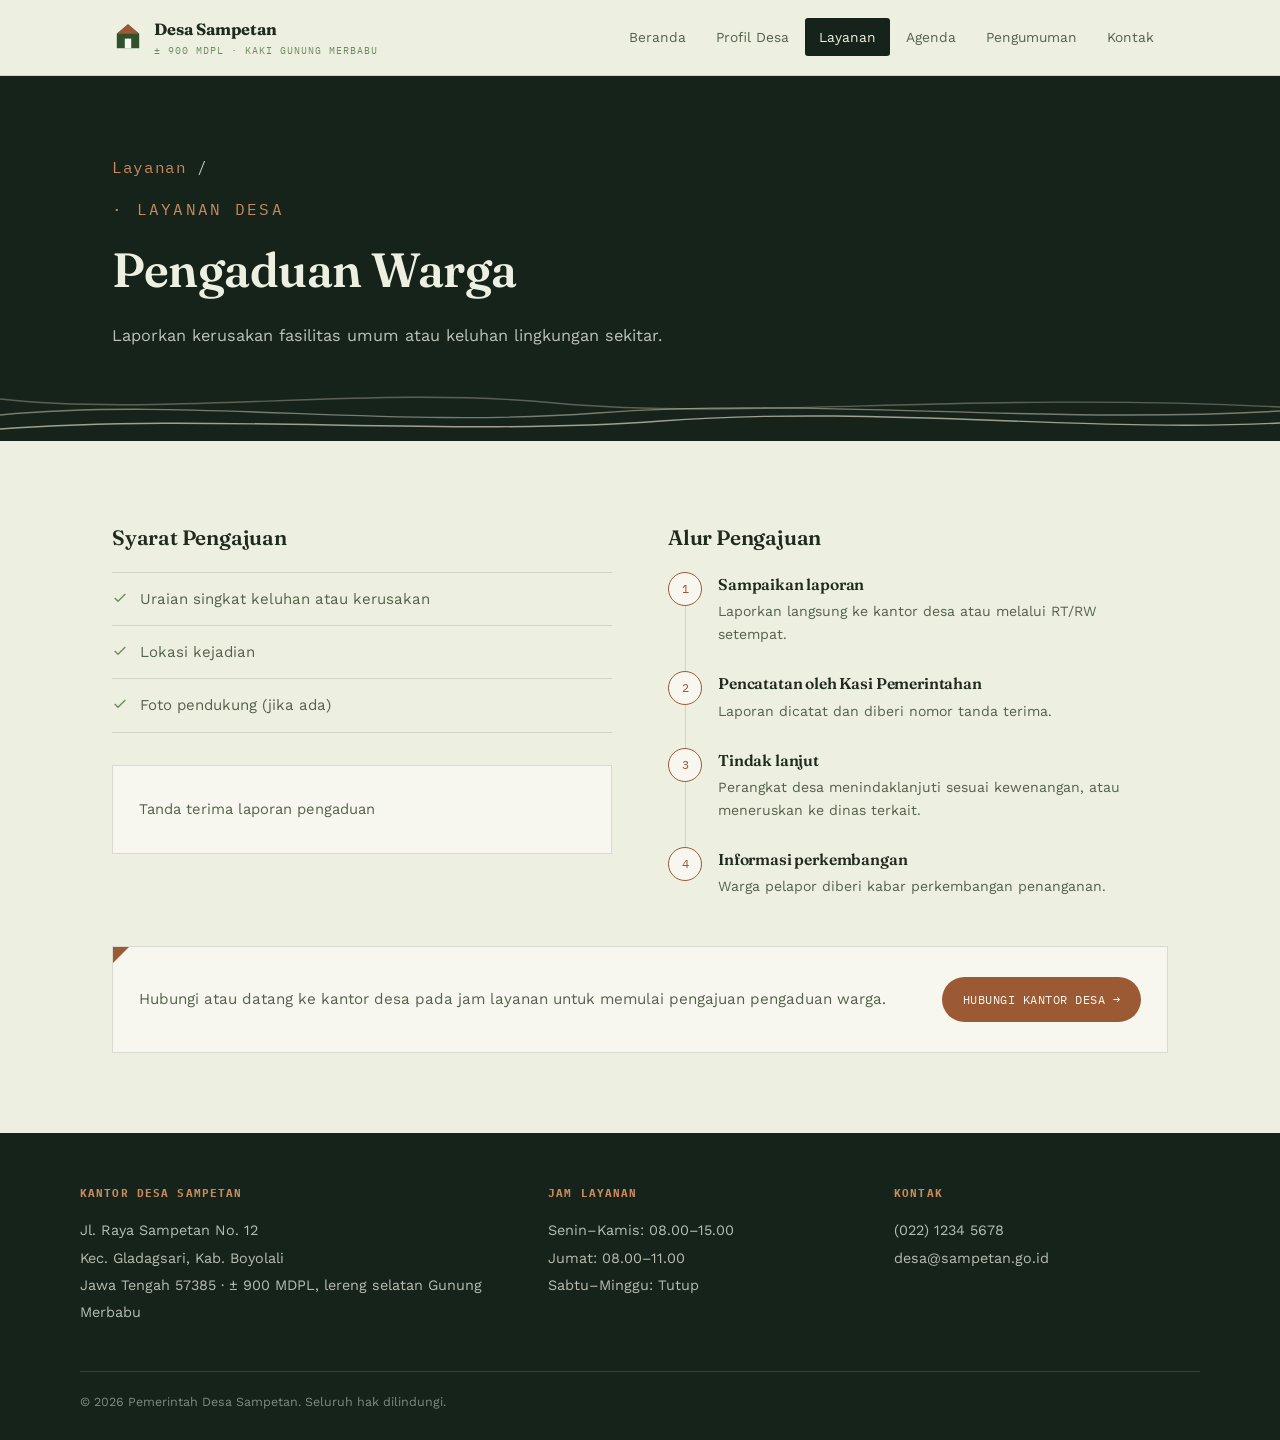
<file: layanan-pengaduan.html>
<!DOCTYPE html>
<html lang="id">

<head>
    <meta charset="UTF-8">
    <meta name="viewport" content="width=device-width, initial-scale=1.0">

    <title>Pengaduan Warga — Desa Sampetan</title>

    <link rel="preconnect" href="https://fonts.googleapis.com">

    <link
        href="https://fonts.googleapis.com/css2?family=Fraunces:opsz,wght@9..144,400;9..144,500;9..144,600;9..144,700&family=Work+Sans:wght@400;500;600&family=IBM+Plex+Mono:wght@400;500&display=swap"
        rel="stylesheet">

    <link rel="stylesheet" href="style.css">

    <!-- JavaScript Navbar -->
    <script src="nav.js" defer></script>
</head>

<body>

<header>

    <nav class="nav">

        <!-- BRAND -->

        <a href="index.html" class="brand" style="text-decoration:none;">

            <svg class="brand-mark" viewBox="0 0 40 40" fill="none">

                <path
                    d="M20 4 L34 16 V34 H6 V16 Z"
                    fill="#33502E"/>

                <path
                    d="M20 4 L34 16 H6 Z"
                    fill="#9C5A34"/>

                <rect
                    x="16"
                    y="22"
                    width="8"
                    height="12"
                    fill="#F8F7EF"/>

            </svg>

            <span>
                Desa Sampetan

                <span class="brand-sub">
                    ± 900 MDPL · Kaki Gunung Merbabu
                </span>
            </span>

        </a>


        <!-- NAVIGATION -->

        <ul class="navlinks">

            <li>
                <a href="index.html">
                    <span class="pos-tag"></span>
                    Beranda
                </a>
            </li>

            <li>
                <a href="profil.html">
                    <span class="pos-tag"></span>
                    Profil Desa
                </a>
            </li>

            <li>
                <a href="layanan.html" class="active">
                    <span class="pos-tag"></span>
                    Layanan
                </a>
            </li>

            <li>
                <a href="agenda.html">
                    <span class="pos-tag"></span>
                    Agenda
                </a>
            </li>

            <li>
                <a href="pengumuman.html">
                    <span class="pos-tag"></span>
                    Pengumuman
                </a>
            </li>

            <li>
                <a href="kontak.html">
                    <span class="pos-tag"></span>
                    Kontak
                </a>
            </li>

        </ul>


        <!-- HAMBURGER MENU -->

        <button
            class="navtoggle"
            id="navToggle"
            aria-label="Buka menu"
            aria-expanded="false"
            type="button">

            <svg
                width="22"
                height="22"
                viewBox="0 0 24 24"
                fill="none"
                stroke="currentColor"
                stroke-width="1.6">

                <path d="M3 6h18M3 12h18M3 18h18"/>

            </svg>

        </button>

    </nav>

</header>


<!-- PAGE HERO -->

<section class="page-hero">

    <div class="wrap">

        <p class="breadcrumb">
            <a href="layanan.html">Layanan</a> /
        </p>

        <p class="eyebrow">
            · Layanan Desa
        </p>

        <h1>
            Pengaduan Warga
        </h1>

        <p>
            Laporkan kerusakan fasilitas umum atau
            keluhan lingkungan sekitar.
        </p>

    </div>

</section>


<!-- KONTOUR -->

<div
    class="kontur on-dark"
    aria-hidden="true">

    <svg
        viewBox="0 0 1200 52"
        preserveAspectRatio="none">

        <path
            d="M0 10 C150 28 350 -4 520 14 C700 32 900 2 1200 18"
            fill="none"
            stroke="#DCD5BE"
            stroke-width="1.4"
            opacity="0.35"/>

        <path
            d="M0 26 C180 8 360 40 560 24 C760 8 980 36 1200 22"
            fill="none"
            stroke="#DCD5BE"
            stroke-width="1.4"
            opacity="0.5"/>

        <path
            d="M0 40 C200 24 420 48 620 32 C820 16 1020 44 1200 34"
            fill="none"
            stroke="#DCD5BE"
            stroke-width="1.4"
            opacity="0.7"/>

    </svg>

</div>


<!-- CONTENT -->

<section>

    <div class="wrap">

        <div class="detail-grid">


            <!-- SYARAT PENGAJUAN -->

            <div>

                <h2>
                    Syarat Pengajuan
                </h2>

                <div class="syarat-list">

                    <div class="syarat-item">

                        <svg
                            viewBox="0 0 24 24"
                            fill="none"
                            stroke="currentColor"
                            stroke-width="2">

                            <path d="M20 6L9 17l-5-5"/>

                        </svg>

                        <span>
                            Uraian singkat keluhan atau kerusakan
                        </span>

                    </div>


                    <div class="syarat-item">

                        <svg
                            viewBox="0 0 24 24"
                            fill="none"
                            stroke="currentColor"
                            stroke-width="2">

                            <path d="M20 6L9 17l-5-5"/>

                        </svg>

                        <span>
                            Lokasi kejadian
                        </span>

                    </div>


                    <div class="syarat-item">

                        <svg
                            viewBox="0 0 24 24"
                            fill="none"
                            stroke="currentColor"
                            stroke-width="2">

                            <path d="M20 6L9 17l-5-5"/>

                        </svg>

                        <span>
                            Foto pendukung (jika ada)
                        </span>

                    </div>

                </div>


                <!-- DOKUMEN -->

                <div class="dokumen-box">

                    <span class="pos-tag">
                        Dokumen yang Dihasilkan
                    </span>

                    <ul>

                        <li>
                            Tanda terima laporan pengaduan
                        </li>

                    </ul>

                </div>

            </div>


            <!-- ALUR PENGAJUAN -->

            <div>

                <h2>
                    Alur Pengajuan
                </h2>

                <div class="langkah-list">


                    <div class="langkah-item">

                        <div class="langkah-num">
                            1
                        </div>

                        <div class="langkah-text">

                            <h3>
                                Sampaikan laporan
                            </h3>

                            <p>
                                Laporkan langsung ke kantor desa
                                atau melalui RT/RW setempat.
                            </p>

                        </div>

                    </div>


                    <div class="langkah-item">

                        <div class="langkah-num">
                            2
                        </div>

                        <div class="langkah-text">

                            <h3>
                                Pencatatan oleh Kasi Pemerintahan
                            </h3>

                            <p>
                                Laporan dicatat dan diberi nomor
                                tanda terima.
                            </p>

                        </div>

                    </div>


                    <div class="langkah-item">

                        <div class="langkah-num">
                            3
                        </div>

                        <div class="langkah-text">

                            <h3>
                                Tindak lanjut
                            </h3>

                            <p>
                                Perangkat desa menindaklanjuti
                                sesuai kewenangan, atau meneruskan
                                ke dinas terkait.
                            </p>

                        </div>

                    </div>


                    <div class="langkah-item">

                        <div class="langkah-num">
                            4
                        </div>

                        <div class="langkah-text">

                            <h3>
                                Informasi perkembangan
                            </h3>

                            <p>
                                Warga pelapor diberi kabar
                                perkembangan penanganan.
                            </p>

                        </div>

                    </div>


                </div>

            </div>

        </div>


        <!-- CTA -->

        <div
            class="tick-card"
            style="
                margin-top:48px;
                display:flex;
                align-items:center;
                justify-content:space-between;
                gap:20px;
                flex-wrap:wrap;
            ">

            <div>

                <p
                    class="pos-tag"
                    style="margin-bottom:6px;">

                    Siap mengajukan?

                </p>

                <p
                    style="
                        font-size:0.95rem;
                        color:var(--ink-soft);
                    ">

                    Hubungi atau datang ke kantor desa
                    pada jam layanan untuk memulai
                    pengajuan pengaduan warga.

                </p>

            </div>


            <a
                class="btn btn-solid"
                style="border-radius:999px;"
                href="kontak.html">

                Hubungi Kantor Desa →

            </a>

        </div>

    </div>

</section>


<!-- FOOTER -->

<footer id="kontak-footer">

    <div class="wrap footer-inner">

        <div class="footer-grid">


            <div>

                <h4>
                    Kantor Desa Sampetan
                </h4>

                <p>
                    Jl. Raya Sampetan No. 12<br>
                    Kec. Gladagsari, Kab. Boyolali<br>
                    Jawa Tengah 57385 · ± 900 MDPL,
                    lereng selatan Gunung Merbabu
                </p>

            </div>


            <div>

                <h4>
                    Jam Layanan
                </h4>

                <p>
                    Senin–Kamis: 08.00–15.00<br>
                    Jumat: 08.00–11.00<br>
                    Sabtu–Minggu: Tutup
                </p>

            </div>


            <div>

                <h4>
                    Kontak
                </h4>

                <p>

                    <a href="tel:+622212345678">
                        (022) 1234 5678
                    </a>

                    <br>

                    <a href="mailto:desa@sampetan.go.id">
                        desa@sampetan.go.id
                    </a>

                </p>

            </div>


        </div>


        <div class="footer-bottom">

            © 2026 Pemerintah Desa Sampetan.
            Seluruh hak dilindungi.

        </div>

    </div>

</footer>


</body>
</html>
</file>
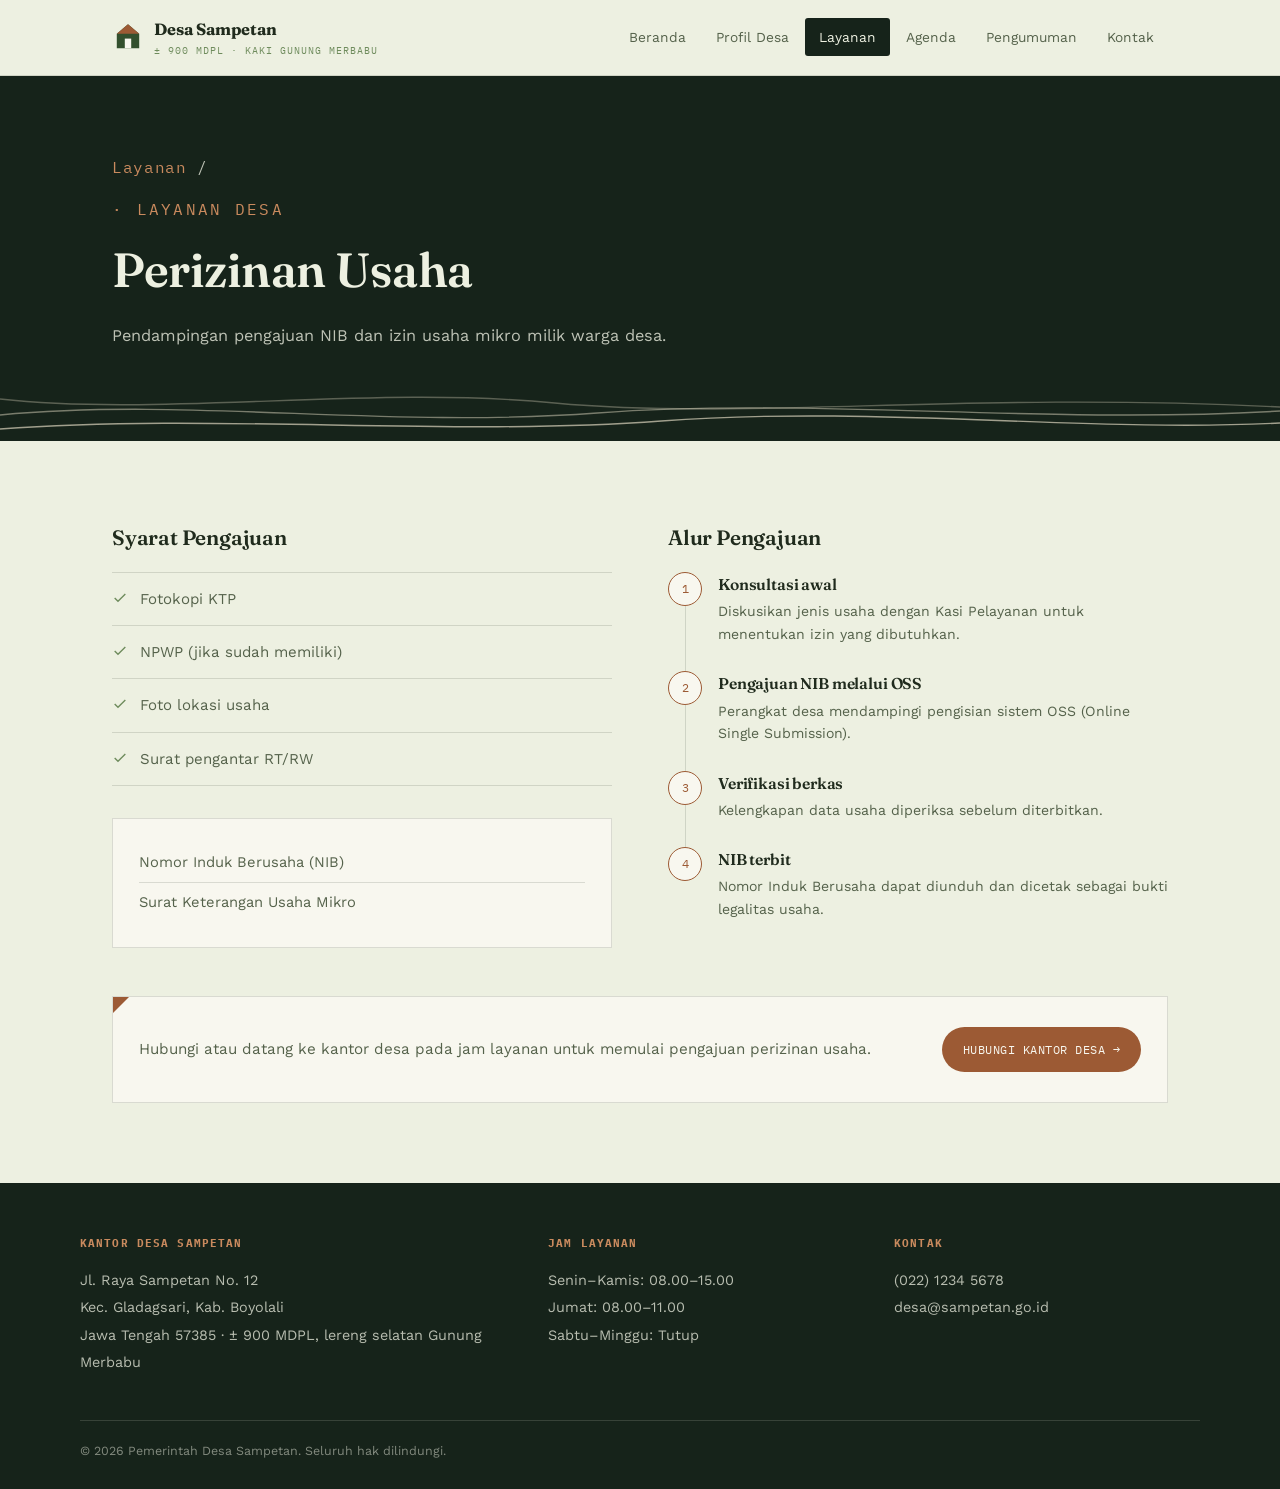
<file: layanan-perizinan-usaha.html>
<!DOCTYPE html>
<html lang="id">
<head>
<meta charset="UTF-8">
<meta name="viewport" content="width=device-width, initial-scale=1.0">

<title>Perizinan Usaha — Desa Sampetan</title>

<link rel="preconnect" href="https://fonts.googleapis.com">

<link href="https://fonts.googleapis.com/css2?family=Fraunces:opsz,wght@9..144,400;9..144,500;9..144,600;9..144,700&family=Work+Sans:wght@400;500;600&family=IBM+Plex+Mono:wght@400;500&display=swap" rel="stylesheet">

<link rel="stylesheet" href="style.css">

<!-- JAVASCRIPT MENU MOBILE -->
<script src="nav.js" defer></script>

</head>

<body>

<header>
  <nav class="nav">

    <!-- LOGO / BRAND -->
    <a href="index.html" class="brand" style="text-decoration:none;">

      <svg class="brand-mark" viewBox="0 0 40 40" fill="none">
        <path d="M20 4 L34 16 V34 H6 V16 Z" fill="#33502E"/>
        <path d="M20 4 L34 16 H6 Z" fill="#9C5A34"/>
        <rect x="16" y="22" width="8" height="12" fill="#F8F7EF"/>
      </svg>

      <span>
        Desa Sampetan
        <span class="brand-sub">
          ± 900 MDPL · Kaki Gunung Merbabu
        </span>
      </span>

    </a>

    <!-- MENU DESKTOP -->
    <ul class="navlinks">

      <li>
        <a href="index.html">
          <span class="pos-tag"></span>
          Beranda
        </a>
      </li>

      <li>
        <a href="profil.html">
          <span class="pos-tag"></span>
          Profil Desa
        </a>
      </li>

      <li>
        <a href="layanan.html" class="active">
          <span class="pos-tag"></span>
          Layanan
        </a>
      </li>

      <li>
        <a href="agenda.html">
          <span class="pos-tag"></span>
          Agenda
        </a>
      </li>

      <li>
        <a href="pengumuman.html">
          <span class="pos-tag"></span>
          Pengumuman
        </a>
      </li>

      <li>
        <a href="kontak.html">
          <span class="pos-tag"></span>
          Kontak
        </a>
      </li>

    </ul>

    <!-- TOMBOL MENU MOBILE -->
    <button
      class="navtoggle"
      type="button"
      aria-label="Buka menu"
      aria-expanded="false"
    >
      <svg
        width="22"
        height="22"
        viewBox="0 0 24 24"
        fill="none"
        stroke="currentColor"
        stroke-width="1.6"
      >
        <path d="M3 6h18M3 12h18M3 18h18"/>
      </svg>
    </button>

  </nav>
</header>


<!-- HERO -->
<section class="page-hero">

  <div class="wrap">

    <p class="breadcrumb">
      <a href="layanan.html">Layanan</a> /
    </p>

    <p class="eyebrow">
      · Layanan Desa
    </p>

    <h1>Perizinan Usaha</h1>

    <p>
      Pendampingan pengajuan NIB dan izin usaha mikro milik warga desa.
    </p>

  </div>

</section>


<!-- GARIS KONTUR -->
<div class="kontur on-dark" aria-hidden="true">

  <svg
    viewBox="0 0 1200 52"
    preserveAspectRatio="none"
  >

    <path
      d="M0 10 C150 28 350 -4 520 14 C700 32 900 2 1200 18"
      fill="none"
      stroke="#DCD5BE"
      stroke-width="1.4"
      opacity="0.35"
    />

    <path
      d="M0 26 C180 8 360 40 560 24 C760 8 980 36 1200 22"
      fill="none"
      stroke="#DCD5BE"
      stroke-width="1.4"
      opacity="0.5"
    />

    <path
      d="M0 40 C200 24 420 48 620 32 C820 16 1020 44 1200 34"
      fill="none"
      stroke="#DCD5BE"
      stroke-width="1.4"
      opacity="0.7"
    />

  </svg>

</div>


<!-- ISI -->
<section>

  <div class="wrap">

    <div class="detail-grid">

      <!-- SYARAT -->
      <div>

        <h2>Syarat Pengajuan</h2>

        <div class="syarat-list">

          <div class="syarat-item">
            <svg
              viewBox="0 0 24 24"
              fill="none"
              stroke="currentColor"
              stroke-width="2"
            >
              <path d="M20 6L9 17l-5-5"/>
            </svg>

            <span>Fotokopi KTP</span>
          </div>


          <div class="syarat-item">
            <svg
              viewBox="0 0 24 24"
              fill="none"
              stroke="currentColor"
              stroke-width="2"
            >
              <path d="M20 6L9 17l-5-5"/>
            </svg>

            <span>NPWP (jika sudah memiliki)</span>
          </div>


          <div class="syarat-item">
            <svg
              viewBox="0 0 24 24"
              fill="none"
              stroke="currentColor"
              stroke-width="2"
            >
              <path d="M20 6L9 17l-5-5"/>
            </svg>

            <span>Foto lokasi usaha</span>
          </div>


          <div class="syarat-item">
            <svg
              viewBox="0 0 24 24"
              fill="none"
              stroke="currentColor"
              stroke-width="2"
            >
              <path d="M20 6L9 17l-5-5"/>
            </svg>

            <span>Surat pengantar RT/RW</span>
          </div>

        </div>


        <!-- DOKUMEN -->
        <div class="dokumen-box">

          <span class="pos-tag">
            Dokumen yang Dihasilkan
          </span>

          <ul>
            <li>Nomor Induk Berusaha (NIB)</li>
            <li>Surat Keterangan Usaha Mikro</li>
          </ul>

        </div>

      </div>


      <!-- ALUR -->
      <div>

        <h2>Alur Pengajuan</h2>

        <div class="langkah-list">

          <div class="langkah-item">

            <div class="langkah-num">
              1
            </div>

            <div class="langkah-text">

              <h3>Konsultasi awal</h3>

              <p>
                Diskusikan jenis usaha dengan Kasi Pelayanan
                untuk menentukan izin yang dibutuhkan.
              </p>

            </div>

          </div>


          <div class="langkah-item">

            <div class="langkah-num">
              2
            </div>

            <div class="langkah-text">

              <h3>Pengajuan NIB melalui OSS</h3>

              <p>
                Perangkat desa mendampingi pengisian sistem OSS
                (Online Single Submission).
              </p>

            </div>

          </div>


          <div class="langkah-item">

            <div class="langkah-num">
              3
            </div>

            <div class="langkah-text">

              <h3>Verifikasi berkas</h3>

              <p>
                Kelengkapan data usaha diperiksa sebelum diterbitkan.
              </p>

            </div>

          </div>


          <div class="langkah-item">

            <div class="langkah-num">
              4
            </div>

            <div class="langkah-text">

              <h3>NIB terbit</h3>

              <p>
                Nomor Induk Berusaha dapat diunduh dan dicetak
                sebagai bukti legalitas usaha.
              </p>

            </div>

          </div>

        </div>

      </div>

    </div>


    <!-- CTA -->
    <div
      class="tick-card"
      style="
        margin-top:48px;
        display:flex;
        align-items:center;
        justify-content:space-between;
        gap:20px;
        flex-wrap:wrap;
      "
    >

      <div>

        <p
          class="pos-tag"
          style="margin-bottom:6px;"
        >
          Siap mengajukan?
        </p>

        <p
          style="
            font-size:0.95rem;
            color:var(--ink-soft);
          "
        >
          Hubungi atau datang ke kantor desa pada jam layanan
          untuk memulai pengajuan perizinan usaha.
        </p>

      </div>


      <a
        class="btn btn-solid"
        style="border-radius:999px;"
        href="kontak.html"
      >
        Hubungi Kantor Desa →
      </a>

    </div>

  </div>

</section>


<!-- FOOTER -->
<footer id="kontak-footer">

  <div class="wrap footer-inner">

    <div class="footer-grid">

      <div>

        <h4>Kantor Desa Sampetan</h4>

        <p>
          Jl. Raya Sampetan No. 12<br>
          Kec. Gladagsari, Kab. Boyolali<br>
          Jawa Tengah 57385 · ± 900 MDPL,
          lereng selatan Gunung Merbabu
        </p>

      </div>


      <div>

        <h4>Jam Layanan</h4>

        <p>
          Senin–Kamis: 08.00–15.00<br>
          Jumat: 08.00–11.00<br>
          Sabtu–Minggu: Tutup
        </p>

      </div>


      <div>

        <h4>Kontak</h4>

        <p>

          <a href="tel:+622212345678">
            (022) 1234 5678
          </a>

          <br>

          <a href="mailto:desa@sampetan.go.id">
            desa@sampetan.go.id
          </a>

        </p>

      </div>

    </div>


    <div class="footer-bottom">
      © 2026 Pemerintah Desa Sampetan.
      Seluruh hak dilindungi.
    </div>

  </div>

</footer>


</body>
</html>
</file>
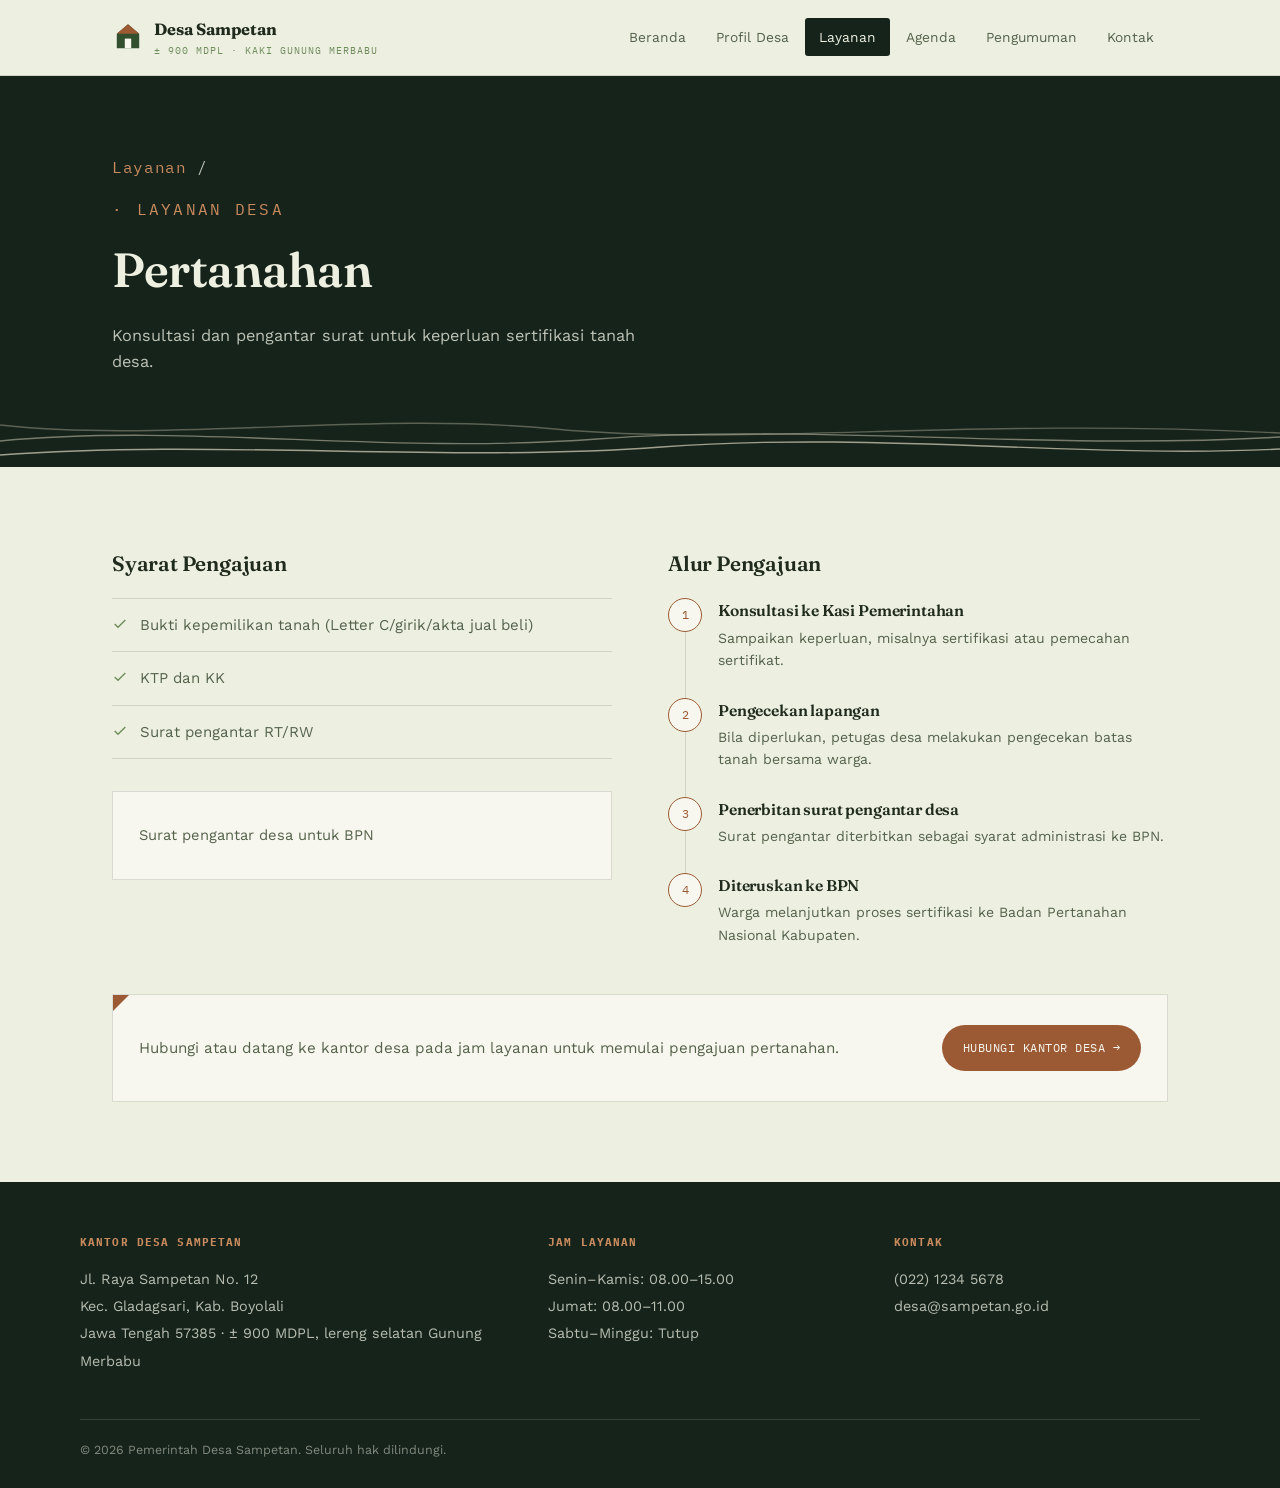
<file: layanan-pertanahan.html>
<!DOCTYPE html>
<html lang="id">
<head>
<meta charset="UTF-8">
<meta name="viewport" content="width=device-width, initial-scale=1.0">

<title>Pertanahan — Desa Sampetan</title>

<link rel="preconnect" href="https://fonts.googleapis.com">

<link href="https://fonts.googleapis.com/css2?family=Fraunces:opsz,wght@9..144,400;9..144,500;9..144,600;9..144,700&family=Work+Sans:wght@400;500;600&family=IBM+Plex+Mono:wght@400;500&display=swap" rel="stylesheet">

<link rel="stylesheet" href="style.css">

<!-- JAVASCRIPT MENU MOBILE -->
<script src="nav.js" defer></script>

</head>

<body>

<header>
  <nav class="nav">

    <!-- BRAND -->
    <a href="index.html" class="brand" style="text-decoration:none;">

      <svg class="brand-mark" viewBox="0 0 40 40" fill="none">
        <path d="M20 4 L34 16 V34 H6 V16 Z" fill="#33502E"/>
        <path d="M20 4 L34 16 H6 Z" fill="#9C5A34"/>
        <rect x="16" y="22" width="8" height="12" fill="#F8F7EF"/>
      </svg>

      <span>
        Desa Sampetan
        <span class="brand-sub">
          ± 900 MDPL · Kaki Gunung Merbabu
        </span>
      </span>

    </a>


    <!-- MENU -->
    <ul class="navlinks">

      <li>
        <a href="index.html">
          <span class="pos-tag"></span>
          Beranda
        </a>
      </li>

      <li>
        <a href="profil.html">
          <span class="pos-tag"></span>
          Profil Desa
        </a>
      </li>

      <li>
        <a href="layanan.html" class="active">
          <span class="pos-tag"></span>
          Layanan
        </a>
      </li>

      <li>
        <a href="agenda.html">
          <span class="pos-tag"></span>
          Agenda
        </a>
      </li>

      <li>
        <a href="pengumuman.html">
          <span class="pos-tag"></span>
          Pengumuman
        </a>
      </li>

      <li>
        <a href="kontak.html">
          <span class="pos-tag"></span>
          Kontak
        </a>
      </li>

    </ul>


    <!-- TOMBOL HAMBURGER -->
    <button
      class="navtoggle"
      type="button"
      aria-label="Buka menu"
      aria-expanded="false"
    >
      <svg
        width="22"
        height="22"
        viewBox="0 0 24 24"
        fill="none"
        stroke="currentColor"
        stroke-width="1.6"
      >
        <path d="M3 6h18M3 12h18M3 18h18"/>
      </svg>
    </button>

  </nav>
</header>


<!-- HERO -->
<section class="page-hero">

  <div class="wrap">

    <p class="breadcrumb">
      <a href="layanan.html">Layanan</a> /
    </p>

    <p class="eyebrow">
      · Layanan Desa
    </p>

    <h1>Pertanahan</h1>

    <p>
      Konsultasi dan pengantar surat untuk keperluan
      sertifikasi tanah desa.
    </p>

  </div>

</section>


<!-- KONTUR -->
<div class="kontur on-dark" aria-hidden="true">

  <svg
    viewBox="0 0 1200 52"
    preserveAspectRatio="none"
  >

    <path
      d="M0 10 C150 28 350 -4 520 14 C700 32 900 2 1200 18"
      fill="none"
      stroke="#DCD5BE"
      stroke-width="1.4"
      opacity="0.35"
    />

    <path
      d="M0 26 C180 8 360 40 560 24 C760 8 980 36 1200 22"
      fill="none"
      stroke="#DCD5BE"
      stroke-width="1.4"
      opacity="0.5"
    />

    <path
      d="M0 40 C200 24 420 48 620 32 C820 16 1020 44 1200 34"
      fill="none"
      stroke="#DCD5BE"
      stroke-width="1.4"
      opacity="0.7"
    />

  </svg>

</div>


<!-- KONTEN -->
<section>

  <div class="wrap">

    <div class="detail-grid">


      <!-- SYARAT -->
      <div>

        <h2>Syarat Pengajuan</h2>

        <div class="syarat-list">

          <div class="syarat-item">

            <svg
              viewBox="0 0 24 24"
              fill="none"
              stroke="currentColor"
              stroke-width="2"
            >
              <path d="M20 6L9 17l-5-5"/>
            </svg>

            <span>
              Bukti kepemilikan tanah
              (Letter C/girik/akta jual beli)
            </span>

          </div>


          <div class="syarat-item">

            <svg
              viewBox="0 0 24 24"
              fill="none"
              stroke="currentColor"
              stroke-width="2"
            >
              <path d="M20 6L9 17l-5-5"/>
            </svg>

            <span>KTP dan KK</span>

          </div>


          <div class="syarat-item">

            <svg
              viewBox="0 0 24 24"
              fill="none"
              stroke="currentColor"
              stroke-width="2"
            >
              <path d="M20 6L9 17l-5-5"/>
            </svg>

            <span>Surat pengantar RT/RW</span>

          </div>

        </div>


        <!-- DOKUMEN -->
        <div class="dokumen-box">

          <span class="pos-tag">
            Dokumen yang Dihasilkan
          </span>

          <ul>
            <li>Surat pengantar desa untuk BPN</li>
          </ul>

        </div>

      </div>


      <!-- ALUR -->
      <div>

        <h2>Alur Pengajuan</h2>

        <div class="langkah-list">


          <div class="langkah-item">

            <div class="langkah-num">
              1
            </div>

            <div class="langkah-text">

              <h3>
                Konsultasi ke Kasi Pemerintahan
              </h3>

              <p>
                Sampaikan keperluan, misalnya sertifikasi
                atau pemecahan sertifikat.
              </p>

            </div>

          </div>


          <div class="langkah-item">

            <div class="langkah-num">
              2
            </div>

            <div class="langkah-text">

              <h3>
                Pengecekan lapangan
              </h3>

              <p>
                Bila diperlukan, petugas desa melakukan
                pengecekan batas tanah bersama warga.
              </p>

            </div>

          </div>


          <div class="langkah-item">

            <div class="langkah-num">
              3
            </div>

            <div class="langkah-text">

              <h3>
                Penerbitan surat pengantar desa
              </h3>

              <p>
                Surat pengantar diterbitkan sebagai syarat
                administrasi ke BPN.
              </p>

            </div>

          </div>


          <div class="langkah-item">

            <div class="langkah-num">
              4
            </div>

            <div class="langkah-text">

              <h3>
                Diteruskan ke BPN
              </h3>

              <p>
                Warga melanjutkan proses sertifikasi ke
                Badan Pertanahan Nasional Kabupaten.
              </p>

            </div>

          </div>


        </div>

      </div>

    </div>


    <!-- CTA -->
    <div
      class="tick-card"
      style="
        margin-top:48px;
        display:flex;
        align-items:center;
        justify-content:space-between;
        gap:20px;
        flex-wrap:wrap;
      "
    >

      <div>

        <p
          class="pos-tag"
          style="margin-bottom:6px;"
        >
          Siap mengajukan?
        </p>

        <p
          style="
            font-size:0.95rem;
            color:var(--ink-soft);
          "
        >
          Hubungi atau datang ke kantor desa pada jam layanan
          untuk memulai pengajuan pertanahan.
        </p>

      </div>


      <a
        class="btn btn-solid"
        style="border-radius:999px;"
        href="kontak.html"
      >
        Hubungi Kantor Desa →
      </a>

    </div>

  </div>

</section>


<!-- FOOTER -->
<footer id="kontak-footer">

  <div class="wrap footer-inner">

    <div class="footer-grid">


      <div>

        <h4>Kantor Desa Sampetan</h4>

        <p>
          Jl. Raya Sampetan No. 12<br>
          Kec. Gladagsari, Kab. Boyolali<br>
          Jawa Tengah 57385 · ± 900 MDPL,
          lereng selatan Gunung Merbabu
        </p>

      </div>


      <div>

        <h4>Jam Layanan</h4>

        <p>
          Senin–Kamis: 08.00–15.00<br>
          Jumat: 08.00–11.00<br>
          Sabtu–Minggu: Tutup
        </p>

      </div>


      <div>

        <h4>Kontak</h4>

        <p>

          <a href="tel:+622212345678">
            (022) 1234 5678
          </a>

          <br>

          <a href="mailto:desa@sampetan.go.id">
            desa@sampetan.go.id
          </a>

        </p>

      </div>


    </div>


    <div class="footer-bottom">

      © 2026 Pemerintah Desa Sampetan.
      Seluruh hak dilindungi.

    </div>

  </div>

</footer>


</body>
</html>
</file>
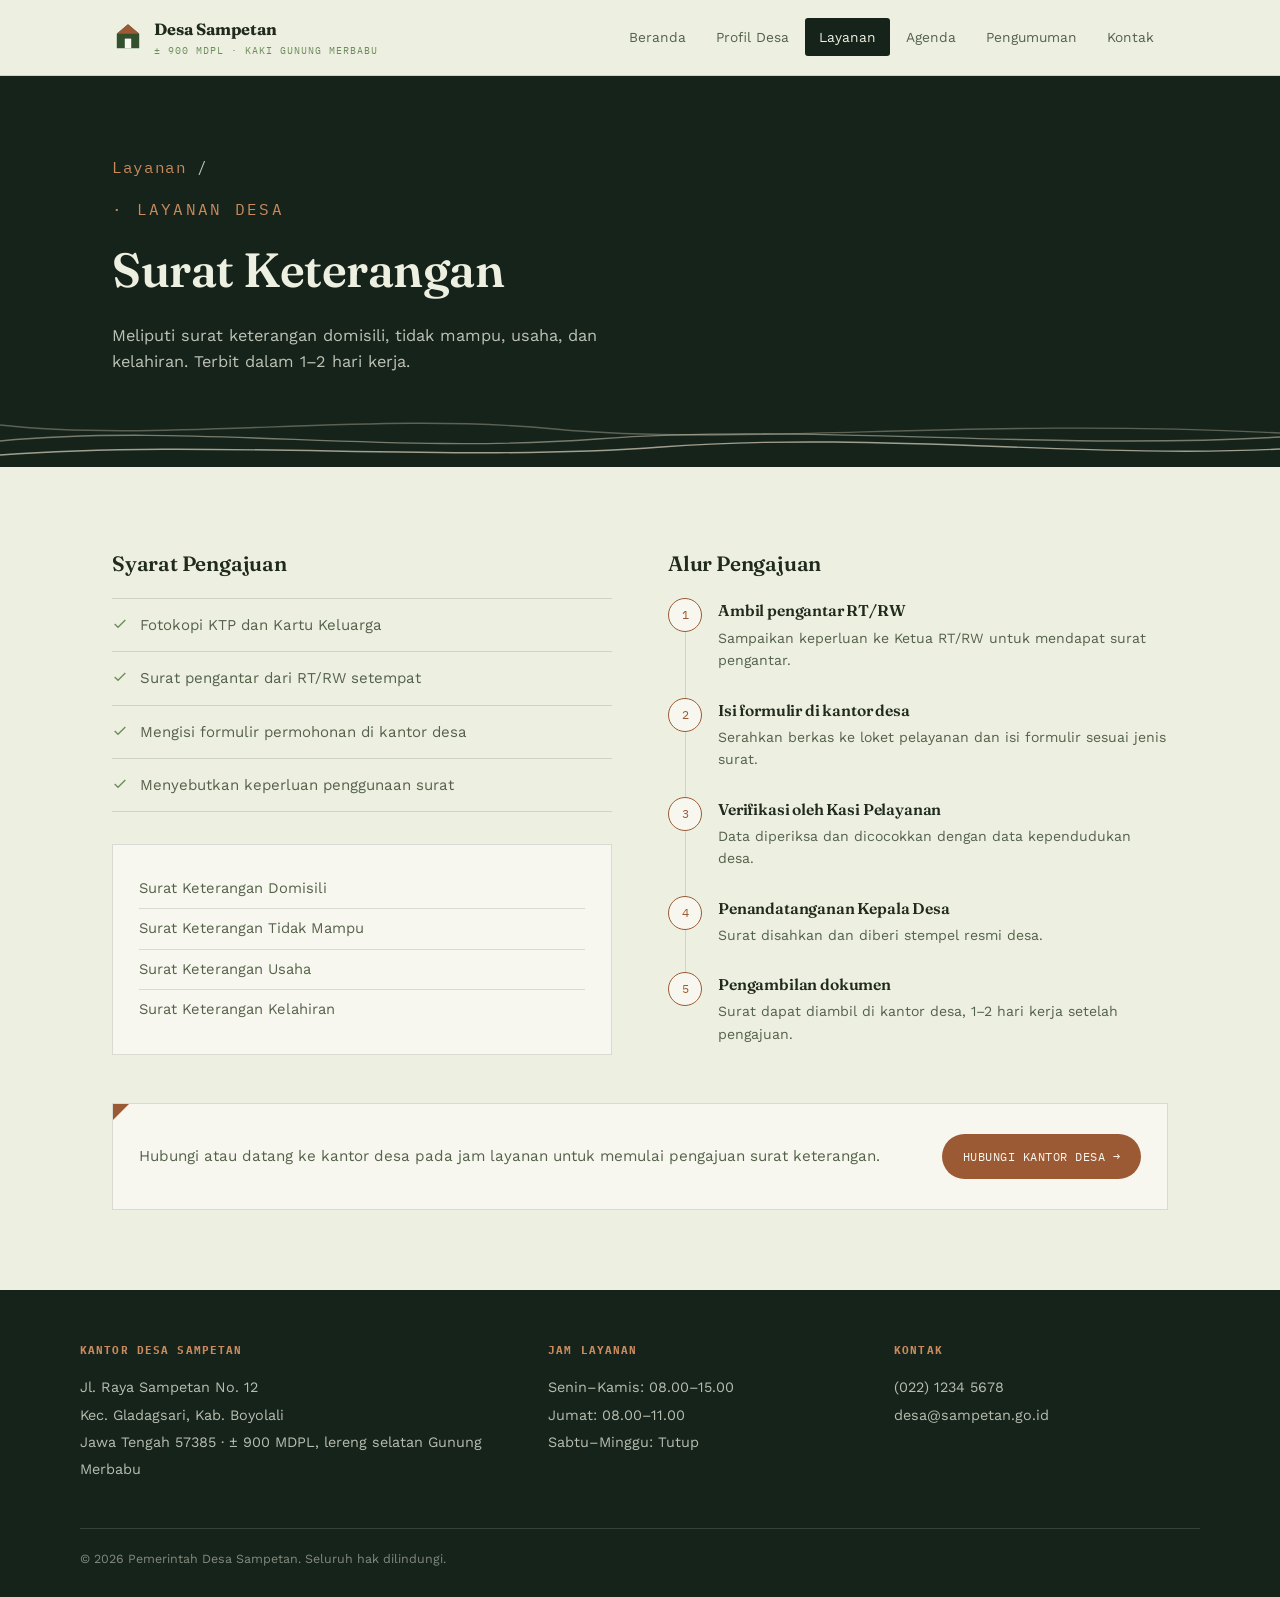
<file: layanan-surat-keterangan.html>
<!DOCTYPE html>
<html lang="id">
<head>
<meta charset="UTF-8">
<meta name="viewport" content="width=device-width, initial-scale=1.0">

<title>Surat Keterangan — Desa Sampetan</title>

<link rel="preconnect" href="https://fonts.googleapis.com">
<link href="https://fonts.googleapis.com/css2?family=Fraunces:opsz,wght@9..144,400;9..144,500;9..144,600;9..144,700&family=Work+Sans:wght@400;500;600&family=IBM+Plex+Mono:wght@400;500&display=swap" rel="stylesheet">

<link rel="stylesheet" href="style.css">
</head>

<body>

<!-- ================= HEADER ================= -->
<header>
  <nav class="nav">

    <!-- LOGO / BRAND -->
    <a href="index.html" class="brand" style="text-decoration:none;">

      <svg class="brand-mark" viewBox="0 0 40 40" fill="none">
        <path d="M20 4 L34 16 V34 H6 V16 Z" fill="#33502E"/>
        <path d="M20 4 L34 16 H6 Z" fill="#9C5A34"/>
        <rect x="16" y="22" width="8" height="12" fill="#F8F7EF"/>
      </svg>

      <span>
        Desa Sampetan
        <span class="brand-sub">
          ± 900 MDPL · Kaki Gunung Merbabu
        </span>
      </span>

    </a>


    <!-- NAVIGASI -->
    <ul class="navlinks">

      <li>
        <a href="index.html">
          <span class="pos-tag"></span>
          Beranda
        </a>
      </li>

      <li>
        <a href="profil.html">
          <span class="pos-tag"></span>
          Profil Desa
        </a>
      </li>

      <li>
        <a href="layanan.html" class="active">
          <span class="pos-tag"></span>
          Layanan
        </a>
      </li>

      <li>
        <a href="agenda.html">
          <span class="pos-tag"></span>
          Agenda
        </a>
      </li>

      <li>
        <a href="pengumuman.html">
          <span class="pos-tag"></span>
          Pengumuman
        </a>
      </li>

      <li>
        <a href="kontak.html">
          <span class="pos-tag"></span>
          Kontak
        </a>
      </li>

    </ul>


    <!-- TOMBOL MENU MOBILE -->
    <button
      class="navtoggle"
      type="button"
      aria-label="Buka menu"
      aria-expanded="false"
    >
      <svg
        width="22"
        height="22"
        viewBox="0 0 24 24"
        fill="none"
        stroke="currentColor"
        stroke-width="1.6"
      >
        <path d="M3 6h18M3 12h18M3 18h18"/>
      </svg>
    </button>

  </nav>
</header>


<!-- ================= HERO ================= -->
<section class="page-hero">

  <div class="wrap">

    <p class="breadcrumb">
      <a href="layanan.html">Layanan</a> /
    </p>

    <p class="eyebrow">
      · Layanan Desa
    </p>

    <h1>
      Surat Keterangan
    </h1>

    <p>
      Meliputi surat keterangan domisili, tidak mampu, usaha,
      dan kelahiran. Terbit dalam 1–2 hari kerja.
    </p>

  </div>

</section>


<!-- ================= KONTUR ================= -->
<div class="kontur on-dark" aria-hidden="true">

  <svg
    viewBox="0 0 1200 52"
    preserveAspectRatio="none"
  >

    <path
      d="M0 10 C150 28 350 -4 520 14 C700 32 900 2 1200 18"
      fill="none"
      stroke="#DCD5BE"
      stroke-width="1.4"
      opacity="0.35"
    />

    <path
      d="M0 26 C180 8 360 40 560 24 C760 8 980 36 1200 22"
      fill="none"
      stroke="#DCD5BE"
      stroke-width="1.4"
      opacity="0.5"
    />

    <path
      d="M0 40 C200 24 420 48 620 32 C820 16 1020 44 1200 34"
      fill="none"
      stroke="#DCD5BE"
      stroke-width="1.4"
      opacity="0.7"
    />

  </svg>

</div>


<!-- ================= KONTEN ================= -->
<section>

  <div class="wrap">

    <div class="detail-grid">


      <!-- ===== SYARAT ===== -->
      <div>

        <h2>Syarat Pengajuan</h2>

        <div class="syarat-list">

          <div class="syarat-item">
            <svg
              viewBox="0 0 24 24"
              fill="none"
              stroke="currentColor"
              stroke-width="2"
            >
              <path d="M20 6L9 17l-5-5"/>
            </svg>

            <span>
              Fotokopi KTP dan Kartu Keluarga
            </span>
          </div>


          <div class="syarat-item">
            <svg
              viewBox="0 0 24 24"
              fill="none"
              stroke="currentColor"
              stroke-width="2"
            >
              <path d="M20 6L9 17l-5-5"/>
            </svg>

            <span>
              Surat pengantar dari RT/RW setempat
            </span>
          </div>


          <div class="syarat-item">
            <svg
              viewBox="0 0 24 24"
              fill="none"
              stroke="currentColor"
              stroke-width="2"
            >
              <path d="M20 6L9 17l-5-5"/>
            </svg>

            <span>
              Mengisi formulir permohonan di kantor desa
            </span>
          </div>


          <div class="syarat-item">
            <svg
              viewBox="0 0 24 24"
              fill="none"
              stroke="currentColor"
              stroke-width="2"
            >
              <path d="M20 6L9 17l-5-5"/>
            </svg>

            <span>
              Menyebutkan keperluan penggunaan surat
            </span>
          </div>

        </div>


        <!-- DOKUMEN -->
        <div class="dokumen-box">

          <span class="pos-tag">
            Dokumen yang Dihasilkan
          </span>

          <ul>
            <li>Surat Keterangan Domisili</li>
            <li>Surat Keterangan Tidak Mampu</li>
            <li>Surat Keterangan Usaha</li>
            <li>Surat Keterangan Kelahiran</li>
          </ul>

        </div>

      </div>


      <!-- ===== ALUR ===== -->
      <div>

        <h2>Alur Pengajuan</h2>

        <div class="langkah-list">


          <div class="langkah-item">

            <div class="langkah-num">
              1
            </div>

            <div class="langkah-text">

              <h3>
                Ambil pengantar RT/RW
              </h3>

              <p>
                Sampaikan keperluan ke Ketua RT/RW
                untuk mendapat surat pengantar.
              </p>

            </div>

          </div>


          <div class="langkah-item">

            <div class="langkah-num">
              2
            </div>

            <div class="langkah-text">

              <h3>
                Isi formulir di kantor desa
              </h3>

              <p>
                Serahkan berkas ke loket pelayanan
                dan isi formulir sesuai jenis surat.
              </p>

            </div>

          </div>


          <div class="langkah-item">

            <div class="langkah-num">
              3
            </div>

            <div class="langkah-text">

              <h3>
                Verifikasi oleh Kasi Pelayanan
              </h3>

              <p>
                Data diperiksa dan dicocokkan
                dengan data kependudukan desa.
              </p>

            </div>

          </div>


          <div class="langkah-item">

            <div class="langkah-num">
              4
            </div>

            <div class="langkah-text">

              <h3>
                Penandatanganan Kepala Desa
              </h3>

              <p>
                Surat disahkan dan diberi stempel resmi desa.
              </p>

            </div>

          </div>


          <div class="langkah-item">

            <div class="langkah-num">
              5
            </div>

            <div class="langkah-text">

              <h3>
                Pengambilan dokumen
              </h3>

              <p>
                Surat dapat diambil di kantor desa,
                1–2 hari kerja setelah pengajuan.
              </p>

            </div>

          </div>


        </div>

      </div>

    </div>


    <!-- ================= CTA ================= -->
    <div
      class="tick-card"
      style="
        margin-top:48px;
        display:flex;
        align-items:center;
        justify-content:space-between;
        gap:20px;
        flex-wrap:wrap;
      "
    >

      <div>

        <p
          class="pos-tag"
          style="margin-bottom:6px;"
        >
          Siap mengajukan?
        </p>

        <p
          style="
            font-size:0.95rem;
            color:var(--ink-soft);
          "
        >
          Hubungi atau datang ke kantor desa pada jam
          layanan untuk memulai pengajuan surat keterangan.
        </p>

      </div>


      <a
        class="btn btn-solid"
        style="border-radius:999px;"
        href="kontak.html"
      >
        Hubungi Kantor Desa →
      </a>

    </div>

  </div>

</section>


<!-- ================= FOOTER ================= -->
<footer id="kontak-footer">

  <div class="wrap footer-inner">

    <div class="footer-grid">


      <div>

        <h4>
          Kantor Desa Sampetan
        </h4>

        <p>
          Jl. Raya Sampetan No. 12<br>
          Kec. Gladagsari, Kab. Boyolali<br>
          Jawa Tengah 57385 · ± 900 MDPL,
          lereng selatan Gunung Merbabu
        </p>

      </div>


      <div>

        <h4>
          Jam Layanan
        </h4>

        <p>
          Senin–Kamis: 08.00–15.00<br>
          Jumat: 08.00–11.00<br>
          Sabtu–Minggu: Tutup
        </p>

      </div>


      <div>

        <h4>
          Kontak
        </h4>

        <p>
          <a href="tel:+622212345678">
            (022) 1234 5678
          </a>
          <br>

          <a href="mailto:desa@sampetan.go.id">
            desa@sampetan.go.id
          </a>
        </p>

      </div>


    </div>


    <div class="footer-bottom">
      © 2026 Pemerintah Desa Sampetan.
      Seluruh hak dilindungi.
    </div>

  </div>

</footer>


<!-- ================= JAVASCRIPT NAVIGASI ================= -->
<script src="nav.js"></script>

</body>
</html>
</file>
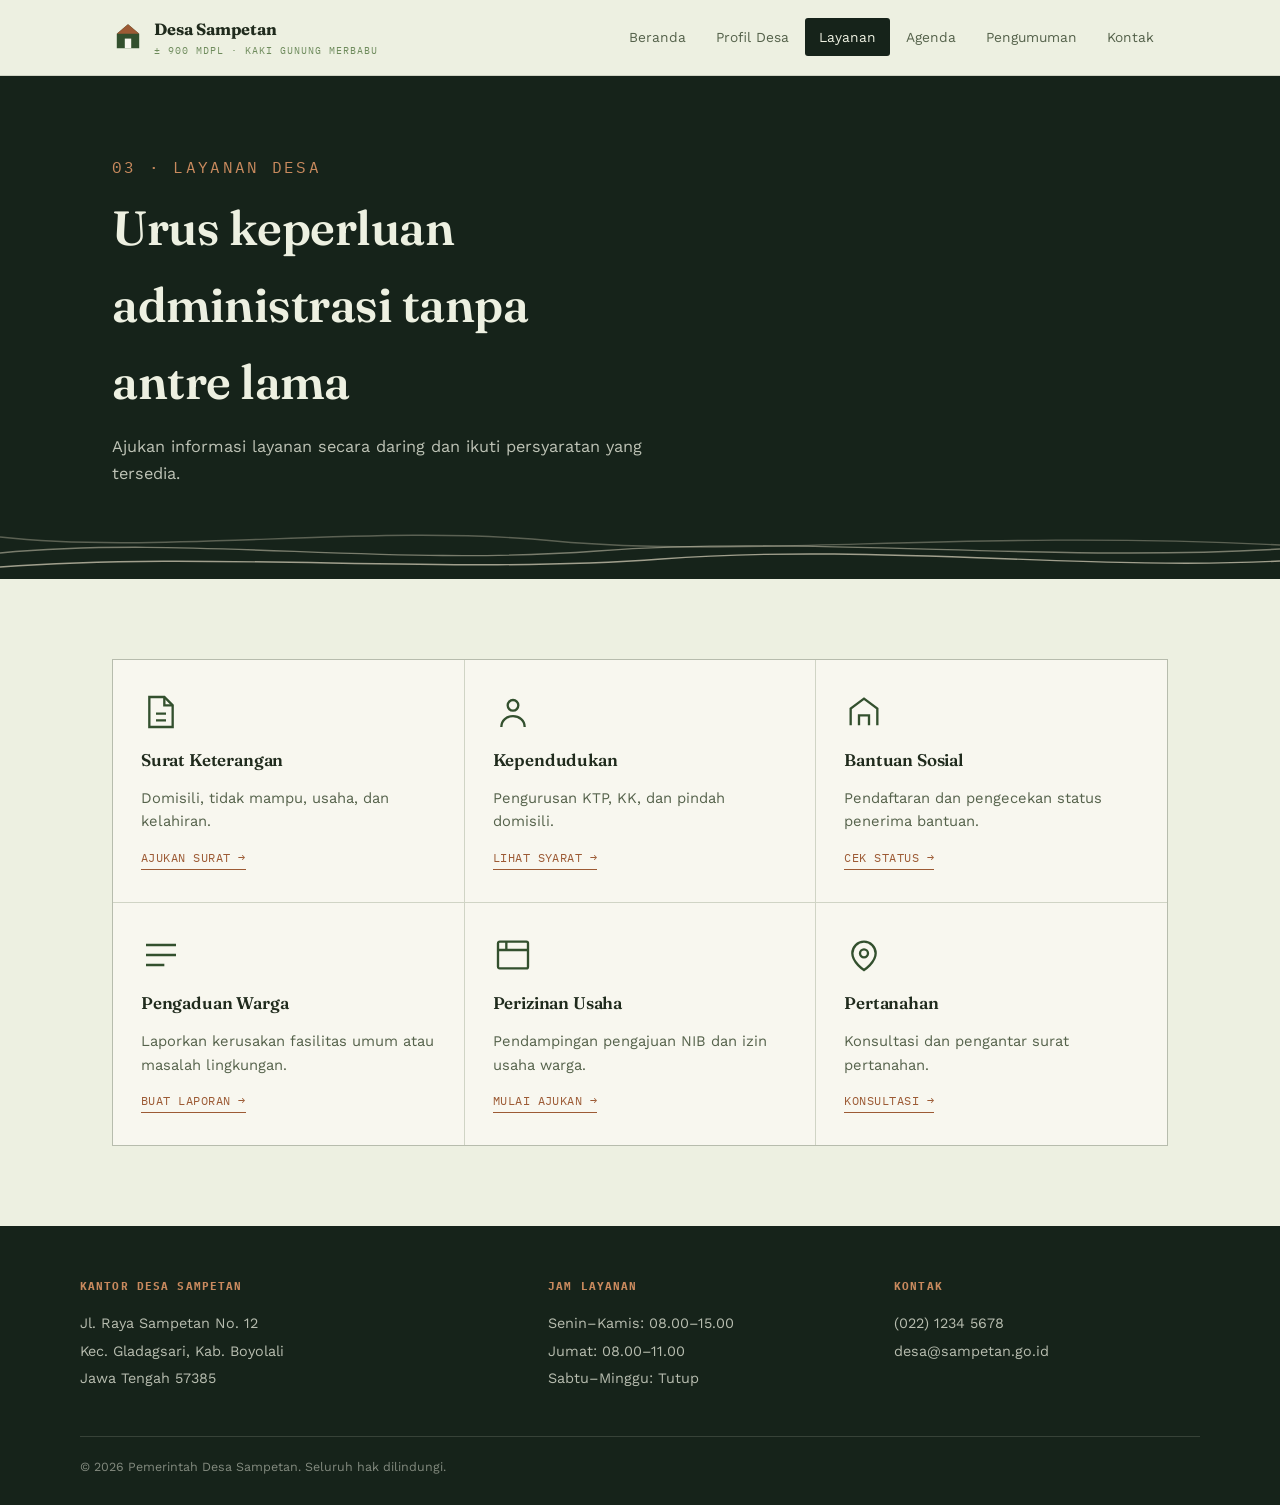
<file: layanan.html>
<!DOCTYPE html>
<html lang="id">
<head>

<meta charset="UTF-8">
<meta name="viewport" content="width=device-width, initial-scale=1.0">

<title>Layanan — Desa Sampetan</title>

<link rel="preconnect" href="https://fonts.googleapis.com">

<link href="https://fonts.googleapis.com/css2?family=Fraunces:opsz,wght@9..144,400;9..144,500;9..144,600;9..144,700&family=Work+Sans:wght@400;500;600&family=IBM+Plex+Mono:wght@400;500&display=swap" rel="stylesheet">

<link rel="stylesheet" href="style.css">

</head>

<body>

<header>

<nav class="nav">

<a href="index.html" class="brand">

<svg class="brand-mark" viewBox="0 0 40 40" fill="none">
<path d="M20 4 L34 16 V34 H6 V16 Z" fill="#33502E"/>
<path d="M20 4 L34 16 H6 Z" fill="#9C5A34"/>
<rect x="16" y="22" width="8" height="12" fill="#F8F7EF"/>
</svg>

<span>
Desa Sampetan
<span class="brand-sub">± 900 MDPL · Kaki Gunung Merbabu</span>
</span>

</a>


<ul class="navlinks">

<li><a href="index.html">
<span class="pos-tag">01</span>Beranda
</a></li>

<li><a href="profil.html">
<span class="pos-tag">02</span>Profil Desa
</a></li>

<li><a href="layanan.html" class="active">
<span class="pos-tag">03</span>Layanan
</a></li>

<li><a href="agenda.html">
<span class="pos-tag">04</span>Agenda
</a></li>

<li><a href="pengumuman.html">
<span class="pos-tag">05</span>Pengumuman
</a></li>

<li><a href="kontak.html">
<span class="pos-tag">06</span>Kontak
</a></li>

</ul>


<button
class="navtoggle"
type="button"
aria-label="Buka menu navigasi"
aria-expanded="false">

<svg width="22" height="22"
viewBox="0 0 24 24"
fill="none"
stroke="currentColor"
stroke-width="1.6">

<path d="M3 6h18M3 12h18M3 18h18"/>

</svg>

</button>

</nav>

</header>


<section class="page-hero">

<div class="wrap">

<p class="eyebrow">
03 · Layanan Desa
</p>

<h1>
Urus keperluan administrasi tanpa antre lama
</h1>

<p>
Ajukan informasi layanan secara daring dan ikuti
persyaratan yang tersedia.
</p>

</div>

</section>


<div class="kontur on-dark">

<svg viewBox="0 0 1200 52" preserveAspectRatio="none">

<path d="M0 10 C150 28 350 -4 520 14 C700 32 900 2 1200 18"
fill="none"
stroke="#DCD5BE"
stroke-width="1.4"
opacity=".35"/>

<path d="M0 26 C180 8 360 40 560 24 C760 8 980 36 1200 22"
fill="none"
stroke="#DCD5BE"
stroke-width="1.4"
opacity=".5"/>

<path d="M0 40 C200 24 420 48 620 32 C820 16 1020 44 1200 34"
fill="none"
stroke="#DCD5BE"
stroke-width="1.4"
opacity=".7"/>

</svg>

</div>


<section>

<div class="wrap">

<div class="layanan-grid">


<div class="layanan-card">

<span class="pos-tag">3.1</span>

<svg class="layanan-icon"
viewBox="0 0 24 24"
fill="none"
stroke="currentColor"
stroke-width="1.4">

<path d="M5 3h9l5 5v13H5z"/>
<path d="M14 3v5h5"/>
<path d="M9 13h6M9 17h6"/>

</svg>

<h3>Surat Keterangan</h3>

<p>
Domisili, tidak mampu, usaha, dan kelahiran.
</p>

<a class="cta"
href="layanan-surat-keterangan.html">
Ajukan surat →
</a>

</div>


<div class="layanan-card">

<span class="pos-tag">3.2</span>

<svg class="layanan-icon"
viewBox="0 0 24 24"
fill="none"
stroke="currentColor"
stroke-width="1.4">

<circle cx="12" cy="8" r="3.2"/>
<path d="M5 21c0-4 3.2-6.5 7-6.5S19 17 19 21"/>

</svg>

<h3>Kependudukan</h3>

<p>
Pengurusan KTP, KK, dan pindah domisili.
</p>

<a class="cta"
href="layanan-kependudukan.html">
Lihat syarat →
</a>

</div>


<div class="layanan-card">

<span class="pos-tag">3.3</span>

<svg class="layanan-icon"
viewBox="0 0 24 24"
fill="none"
stroke="currentColor"
stroke-width="1.4">

<path d="M4 20V10l8-6 8 6v10"/>
<path d="M9 20v-6h6v6"/>

</svg>

<h3>Bantuan Sosial</h3>

<p>
Pendaftaran dan pengecekan status penerima bantuan.
</p>

<a class="cta"
href="layanan-bansos.html">
Cek status →
</a>

</div>


<div class="layanan-card">

<span class="pos-tag">3.4</span>

<svg class="layanan-icon"
viewBox="0 0 24 24"
fill="none"
stroke="currentColor"
stroke-width="1.4">

<path d="M3 6h18M3 12h18M3 18h11"/>

</svg>

<h3>Pengaduan Warga</h3>

<p>
Laporkan kerusakan fasilitas umum atau masalah lingkungan.
</p>

<a class="cta"
href="layanan-pengaduan.html">
Buat laporan →
</a>

</div>


<div class="layanan-card">

<span class="pos-tag">3.5</span>

<svg class="layanan-icon"
viewBox="0 0 24 24"
fill="none"
stroke="currentColor"
stroke-width="1.4">

<rect x="3" y="4" width="18" height="16" rx="1"/>
<path d="M3 9h18M8 4v5"/>

</svg>

<h3>Perizinan Usaha</h3>

<p>
Pendampingan pengajuan NIB dan izin usaha warga.
</p>

<a class="cta"
href="layanan-perizinan-usaha.html">
Mulai ajukan →
</a>

</div>


<div class="layanan-card">

<span class="pos-tag">3.6</span>

<svg class="layanan-icon"
viewBox="0 0 24 24"
fill="none"
stroke="currentColor"
stroke-width="1.4">

<path d="M12 21s-7-4.5-7-10a7 7 0 0114 0c0 5.5-7 10-7 10z"/>
<circle cx="12" cy="11" r="2.4"/>

</svg>

<h3>Pertanahan</h3>

<p>
Konsultasi dan pengantar surat pertanahan.
</p>

<a class="cta"
href="layanan-pertanahan.html">
Konsultasi →
</a>

</div>


</div>

</div>

</section>


<footer>

<div class="wrap footer-inner">

<div class="footer-grid">

<div>
<h4>Kantor Desa Sampetan</h4>

<p>
Jl. Raya Sampetan No. 12<br>
Kec. Gladagsari, Kab. Boyolali<br>
Jawa Tengah 57385
</p>
</div>

<div>
<h4>Jam Layanan</h4>

<p>
Senin–Kamis: 08.00–15.00<br>
Jumat: 08.00–11.00<br>
Sabtu–Minggu: Tutup
</p>
</div>

<div>
<h4>Kontak</h4>

<p>
<a href="tel:+622212345678">
(022) 1234 5678
</a><br>

<a href="mailto:desa@sampetan.go.id">
desa@sampetan.go.id
</a>
</p>
</div>

</div>

<div class="footer-bottom">
© 2026 Pemerintah Desa Sampetan. Seluruh hak dilindungi.
</div>

</div>

</footer>


<script src="script.js"></script>

</body>
</html>
</file>
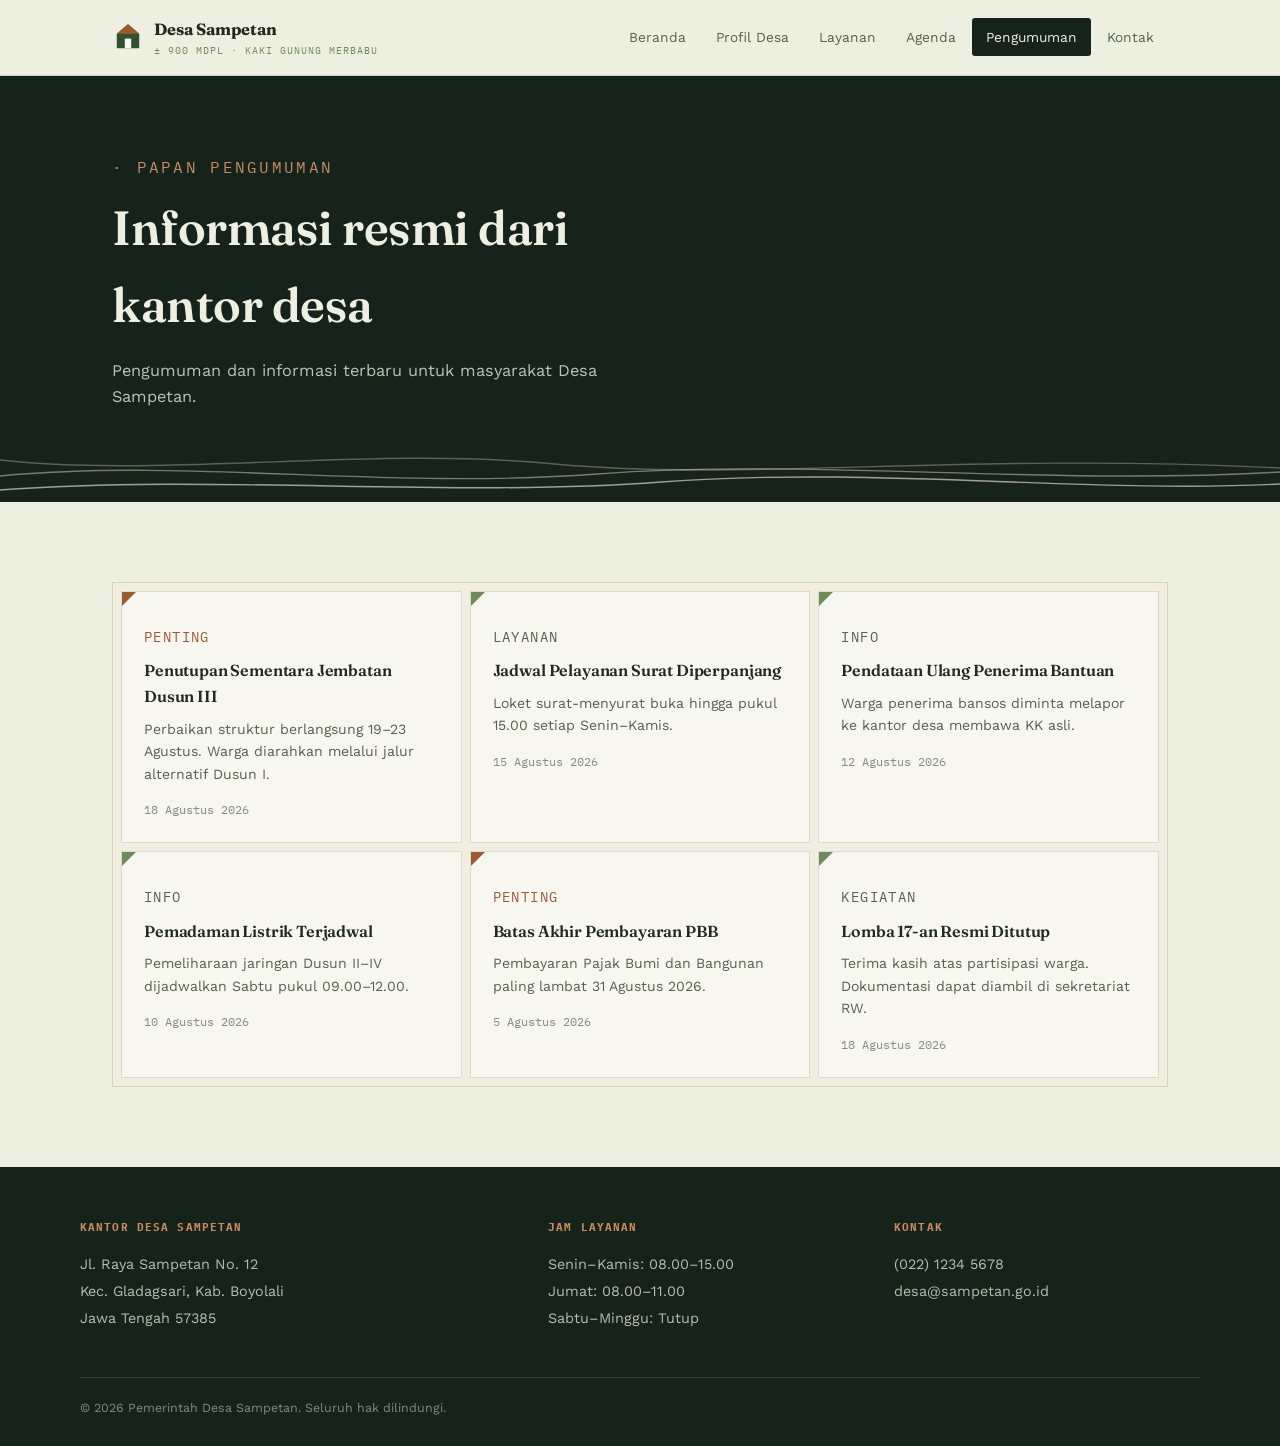
<file: pengumuman.html>
<!DOCTYPE html>
<html lang="id">

<head>

<meta charset="UTF-8">
<meta name="viewport" content="width=device-width, initial-scale=1.0">

<title>Pengumuman — Desa Sampetan</title>

<link rel="preconnect" href="https://fonts.googleapis.com">

<link href="https://fonts.googleapis.com/css2?family=Fraunces:opsz,wght@9..144,400;9..144,500;9..144,600;9..144,700&family=Work+Sans:wght@400;500;600&family=IBM+Plex+Mono:wght@400;500&display=swap" rel="stylesheet">

<link rel="stylesheet" href="style.css">

</head>

<body>


<header>

<nav class="nav">

<a href="index.html" class="brand">

<svg class="brand-mark" viewBox="0 0 40 40" fill="none">
<path d="M20 4 L34 16 V34 H6 V16 Z" fill="#33502E"/>
<path d="M20 4 L34 16 H6 Z" fill="#9C5A34"/>
<rect x="16" y="22" width="8" height="12" fill="#F8F7EF"/>
</svg>

<span>
Desa Sampetan
<span class="brand-sub">
± 900 MDPL · Kaki Gunung Merbabu
</span>
</span>

</a>


<ul class="navlinks" id="menu-navigasi">

<li><a href="index.html">
<span class="pos-tag">01</span>Beranda
</a></li>

<li><a href="profil.html">
<span class="pos-tag">02</span>Profil Desa
</a></li>

<li><a href="layanan.html">
<span class="pos-tag">03</span>Layanan
</a></li>

<li><a href="agenda.html">
<span class="pos-tag">04</span>Agenda
</a></li>

<li><a href="pengumuman.html" class="active">
<span class="pos-tag">05</span>Pengumuman
</a></li>

<li><a href="kontak.html">
<span class="pos-tag">06</span>Kontak
</a></li>

</ul>


<button
class="navtoggle"
type="button"
aria-label="Buka menu navigasi"
aria-expanded="false"
aria-controls="menu-navigasi">

<svg width="22" height="22" viewBox="0 0 24 24" fill="none" stroke="currentColor" stroke-width="1.6">

<path d="M3 6h18"/>
<path d="M3 12h18"/>
<path d="M3 18h18"/>

</svg>

</button>

</nav>

</header>


<section class="page-hero">

<div class="wrap">

<p class="eyebrow">
· Papan Pengumuman
</p>

<h1>
Informasi resmi dari kantor desa
</h1>

<p>
Pengumuman dan informasi terbaru untuk masyarakat Desa Sampetan.
</p>

</div>

</section>


<div class="kontur on-dark">

<svg viewBox="0 0 1200 52" preserveAspectRatio="none">

<path d="M0 10 C150 28 350 -4 520 14 C700 32 900 2 1200 18"
fill="none"
stroke="#DCD5BE"
stroke-width="1.4"
opacity="0.35"/>

<path d="M0 26 C180 8 360 40 560 24 C760 8 980 36 1200 22"
fill="none"
stroke="#DCD5BE"
stroke-width="1.4"
opacity="0.5"/>

<path d="M0 40 C200 24 420 48 620 32 C820 16 1020 44 1200 34"
fill="none"
stroke="#DCD5BE"
stroke-width="1.4"
opacity="0.7"/>

</svg>

</div>


<section>

<div class="wrap">

<div class="papan">

<div class="papan-grid">


<div class="note penting">

<p class="note-tag">
Penting
</p>

<h3>
Penutupan Sementara Jembatan Dusun III
</h3>

<p>
Perbaikan struktur berlangsung 19–23 Agustus.
Warga diarahkan melalui jalur alternatif Dusun I.
</p>

<time>
18 Agustus 2026
</time>

</div>


<div class="note">

<p class="note-tag">
Layanan
</p>

<h3>
Jadwal Pelayanan Surat Diperpanjang
</h3>

<p>
Loket surat-menyurat buka hingga pukul 15.00
setiap Senin–Kamis.
</p>

<time>
15 Agustus 2026
</time>

</div>


<div class="note">

<p class="note-tag">
Info
</p>

<h3>
Pendataan Ulang Penerima Bantuan
</h3>

<p>
Warga penerima bansos diminta melapor
ke kantor desa membawa KK asli.
</p>

<time>
12 Agustus 2026
</time>

</div>


<div class="note">

<p class="note-tag">
Info
</p>

<h3>
Pemadaman Listrik Terjadwal
</h3>

<p>
Pemeliharaan jaringan Dusun II–IV
dijadwalkan Sabtu pukul 09.00–12.00.
</p>

<time>
10 Agustus 2026
</time>

</div>


<div class="note penting">

<p class="note-tag">
Penting
</p>

<h3>
Batas Akhir Pembayaran PBB
</h3>

<p>
Pembayaran Pajak Bumi dan Bangunan
paling lambat 31 Agustus 2026.
</p>

<time>
5 Agustus 2026
</time>

</div>


<div class="note">

<p class="note-tag">
Kegiatan
</p>

<h3>
Lomba 17-an Resmi Ditutup
</h3>

<p>
Terima kasih atas partisipasi warga.
Dokumentasi dapat diambil di sekretariat RW.
</p>

<time>
18 Agustus 2026
</time>

</div>


</div>

</div>

</div>

</section>


<footer>

<div class="wrap footer-inner">

<div class="footer-grid">

<div>
<h4>Kantor Desa Sampetan</h4>
<p>
Jl. Raya Sampetan No. 12<br>
Kec. Gladagsari, Kab. Boyolali<br>
Jawa Tengah 57385
</p>
</div>

<div>
<h4>Jam Layanan</h4>
<p>
Senin–Kamis: 08.00–15.00<br>
Jumat: 08.00–11.00<br>
Sabtu–Minggu: Tutup
</p>
</div>

<div>
<h4>Kontak</h4>
<p>
<a href="tel:+622212345678">(022) 1234 5678</a><br>
<a href="mailto:desa@sampetan.go.id">desa@sampetan.go.id</a>
</p>
</div>

</div>

<div class="footer-bottom">
© 2026 Pemerintah Desa Sampetan.
Seluruh hak dilindungi.
</div>

</div>

</footer>


<script src="script.js"></script>

</body>
</html>
</file>
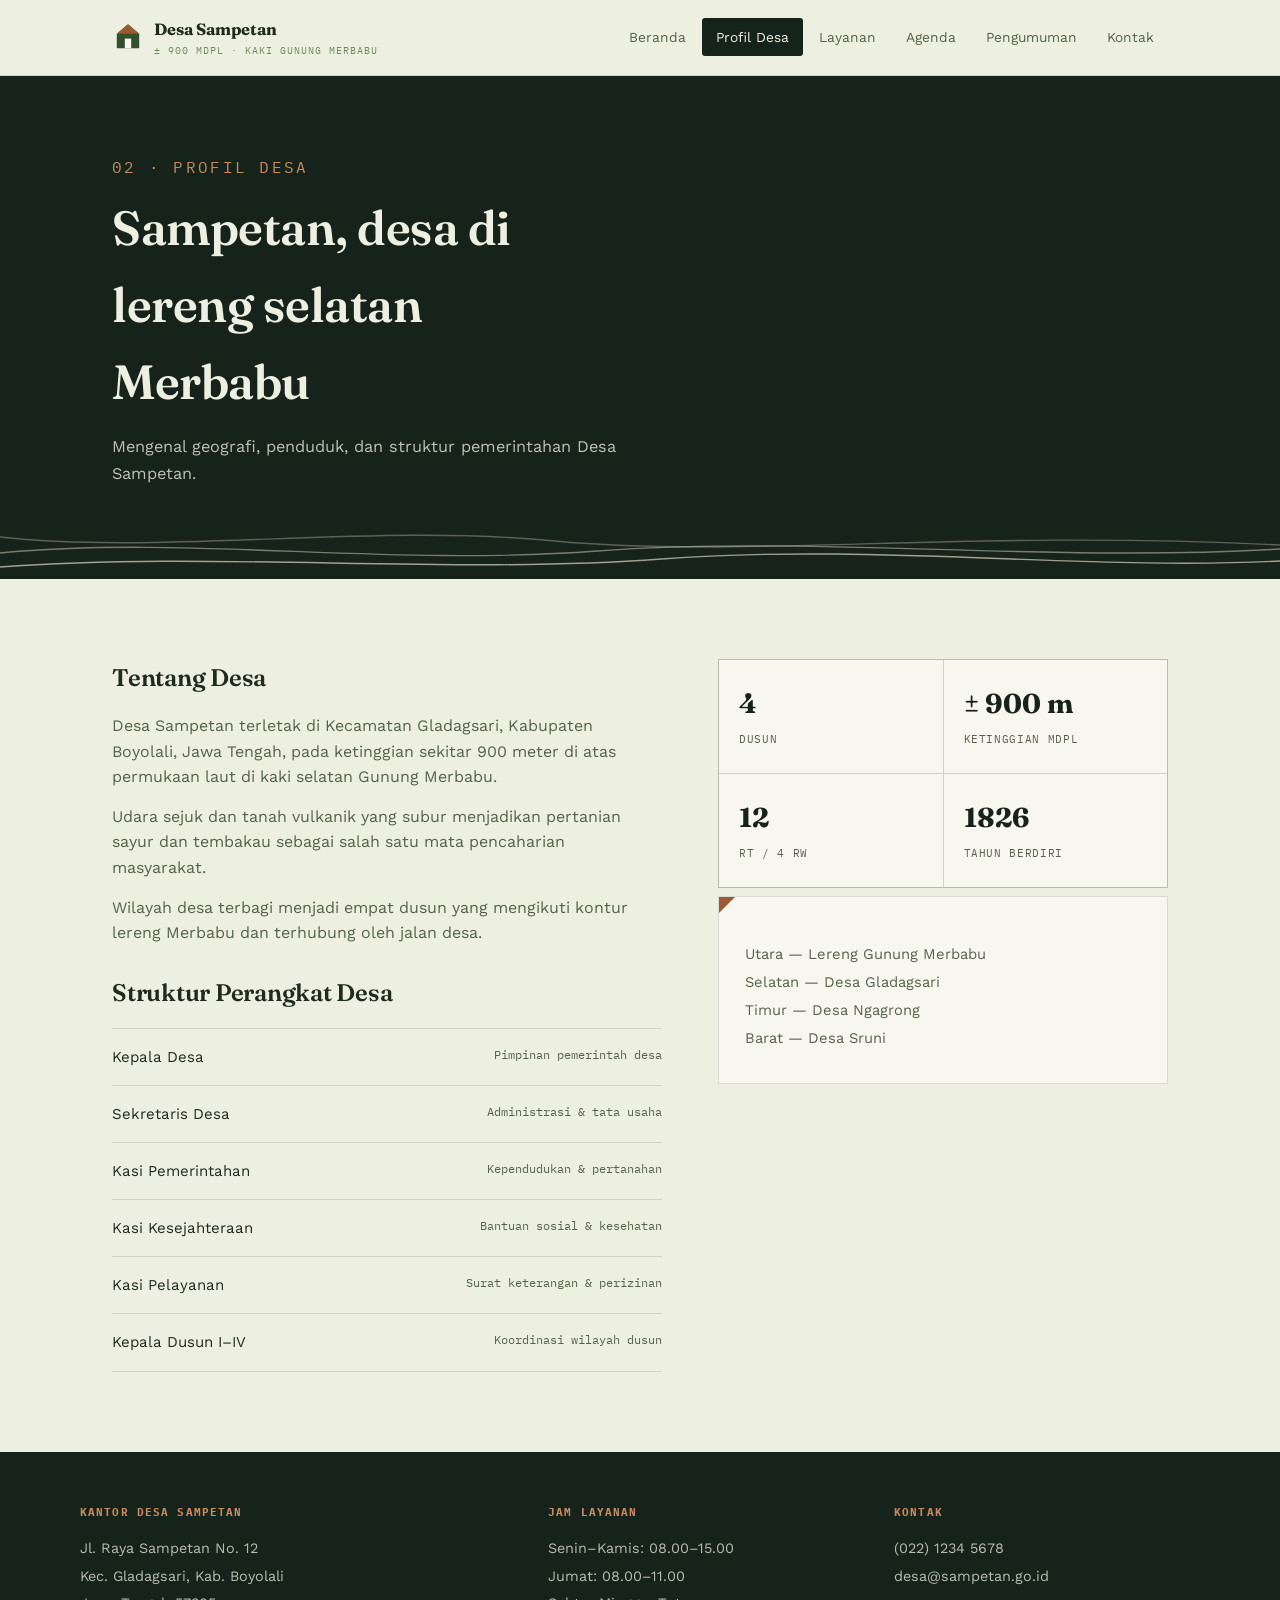
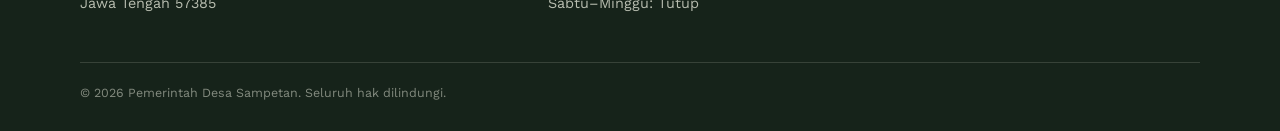
<file: profil.html>
<!DOCTYPE html>
<html lang="id">
<head>

<meta charset="UTF-8">
<meta name="viewport" content="width=device-width, initial-scale=1.0">

<title>Profil Desa — Desa Sampetan</title>

<link rel="preconnect" href="https://fonts.googleapis.com">

<link href="https://fonts.googleapis.com/css2?family=Fraunces:opsz,wght@9..144,400;9..144,500;9..144,600;9..144,700&family=Work+Sans:wght@400;500;600&family=IBM+Plex+Mono:wght@400;500&display=swap" rel="stylesheet">

<link rel="stylesheet" href="style.css">

</head>

<body>

<header>

<nav class="nav">

<a href="index.html" class="brand">

<svg class="brand-mark" viewBox="0 0 40 40" fill="none">
<path d="M20 4 L34 16 V34 H6 V16 Z" fill="#33502E"/>
<path d="M20 4 L34 16 H6 Z" fill="#9C5A34"/>
<rect x="16" y="22" width="8" height="12" fill="#F8F7EF"/>
</svg>

<span>
Desa Sampetan
<span class="brand-sub">± 900 MDPL · Kaki Gunung Merbabu</span>
</span>

</a>


<ul class="navlinks">

<li>
<a href="index.html">
<span class="pos-tag">01</span>
Beranda
</a>
</li>

<li>
<a href="profil.html" class="active">
<span class="pos-tag">02</span>
Profil Desa
</a>
</li>

<li>
<a href="layanan.html">
<span class="pos-tag">03</span>
Layanan
</a>
</li>

<li>
<a href="agenda.html">
<span class="pos-tag">04</span>
Agenda
</a>
</li>

<li>
<a href="pengumuman.html">
<span class="pos-tag">05</span>
Pengumuman
</a>
</li>

<li>
<a href="kontak.html">
<span class="pos-tag">06</span>
Kontak
</a>
</li>

</ul>


<button
class="navtoggle"
type="button"
aria-label="Buka menu navigasi"
aria-expanded="false">

<svg width="22" height="22"
viewBox="0 0 24 24"
fill="none"
stroke="currentColor"
stroke-width="1.6">

<path d="M3 6h18M3 12h18M3 18h18"/>

</svg>

</button>

</nav>

</header>


<section class="page-hero">

<div class="wrap">

<p class="eyebrow">
02 · Profil Desa
</p>

<h1>
Sampetan, desa di lereng selatan Merbabu
</h1>

<p>
Mengenal geografi, penduduk, dan struktur pemerintahan Desa Sampetan.
</p>

</div>

</section>


<div class="kontur on-dark">

<svg viewBox="0 0 1200 52" preserveAspectRatio="none">

<path
d="M0 10 C150 28 350 -4 520 14 C700 32 900 2 1200 18"
fill="none"
stroke="#DCD5BE"
stroke-width="1.4"
opacity="0.35"/>

<path
d="M0 26 C180 8 360 40 560 24 C760 8 980 36 1200 22"
fill="none"
stroke="#DCD5BE"
stroke-width="1.4"
opacity="0.5"/>

<path
d="M0 40 C200 24 420 48 620 32 C820 16 1020 44 1200 34"
fill="none"
stroke="#DCD5BE"
stroke-width="1.4"
opacity="0.7"/>

</svg>

</div>


<section>

<div class="wrap profil-grid">

<div>

<h2 style="font-size:1.5rem;margin-bottom:16px;">
Tentang Desa
</h2>

<p>
Desa Sampetan terletak di Kecamatan Gladagsari,
Kabupaten Boyolali, Jawa Tengah, pada ketinggian
sekitar 900 meter di atas permukaan laut di kaki
selatan Gunung Merbabu.
</p>

<p>
Udara sejuk dan tanah vulkanik yang subur menjadikan
pertanian sayur dan tembakau sebagai salah satu
mata pencaharian masyarakat.
</p>

<p>
Wilayah desa terbagi menjadi empat dusun yang
mengikuti kontur lereng Merbabu dan terhubung
oleh jalan desa.
</p>


<h2 style="font-size:1.5rem;margin:28px 0 16px;">
Struktur Perangkat Desa
</h2>


<div class="struktur-list">

<div class="struktur-item">
<span>Kepala Desa</span>
<span class="jabatan">Pimpinan pemerintah desa</span>
</div>

<div class="struktur-item">
<span>Sekretaris Desa</span>
<span class="jabatan">Administrasi & tata usaha</span>
</div>

<div class="struktur-item">
<span>Kasi Pemerintahan</span>
<span class="jabatan">Kependudukan & pertanahan</span>
</div>

<div class="struktur-item">
<span>Kasi Kesejahteraan</span>
<span class="jabatan">Bantuan sosial & kesehatan</span>
</div>

<div class="struktur-item">
<span>Kasi Pelayanan</span>
<span class="jabatan">Surat keterangan & perizinan</span>
</div>

<div class="struktur-item">
<span>Kepala Dusun I–IV</span>
<span class="jabatan">Koordinasi wilayah dusun</span>
</div>

</div>

</div>


<div>

<div class="stat-list">

<div class="stat">
<strong>4</strong>
<span>Dusun</span>
</div>

<div class="stat">
<strong>± 900 m</strong>
<span>Ketinggian MDPL</span>
</div>

<div class="stat">
<strong>12</strong>
<span>RT / 4 RW</span>
</div>

<div class="stat">
<strong>1826</strong>
<span>Tahun berdiri</span>
</div>

</div>


<div class="tick-card" style="margin-top:8px;">

<p class="pos-tag" style="margin-bottom:8px;">
Batas Wilayah
</p>

<p style="font-size:.92rem;color:var(--ink-soft);line-height:1.9;">

Utara — Lereng Gunung Merbabu<br>
Selatan — Desa Gladagsari<br>
Timur — Desa Ngagrong<br>
Barat — Desa Sruni

</p>

</div>

</div>

</div>

</section>


<footer>

<div class="wrap footer-inner">

<div class="footer-grid">

<div>
<h4>Kantor Desa Sampetan</h4>

<p>
Jl. Raya Sampetan No. 12<br>
Kec. Gladagsari, Kab. Boyolali<br>
Jawa Tengah 57385
</p>
</div>

<div>

<h4>Jam Layanan</h4>

<p>
Senin–Kamis: 08.00–15.00<br>
Jumat: 08.00–11.00<br>
Sabtu–Minggu: Tutup
</p>

</div>

<div>

<h4>Kontak</h4>

<p>
<a href="tel:+622212345678">
(022) 1234 5678
</a><br>

<a href="mailto:desa@sampetan.go.id">
desa@sampetan.go.id
</a>
</p>

</div>

</div>

<div class="footer-bottom">
© 2026 Pemerintah Desa Sampetan. Seluruh hak dilindungi.
</div>

</div>

</footer>


<script src="script.js"></script>

</body>
</html>
</file>
<file: style.css>
/* =========================================================
   Desa Sampetan — Sistem Desain "Kaki Gunung Merbabu"
   Palet: kabut lereng, hutan pinus, tanah vulkanik.
   Motif: garis kontur topografi + penanda jalur (waypoint).
   ========================================================= */


/* =========================================================
   ROOT / VARIABLES
   ========================================================= */

:root{
  --mist:        #EDF0E1;
  --paper:       #F8F7EF;
  --ink:         #202B1D;
  --ink-soft:    #55624B;

  --pine-deep:   #16231A;
  --pine:        #33502E;
  --fern:        #6E8B5C;

  --clay:        #9C5A34;
  --clay-soft:   #C98A5E;

  --stone:       #DCD5BE;
  --stone-line:  rgba(32,43,29,0.14);

  --radius:      3px;
}


/* =========================================================
   RESET
   ========================================================= */

*{
  box-sizing:border-box;
  margin:0;
  padding:0;
}

html{
  scroll-behavior:smooth;
}

body{
  background:var(--mist);
  color:var(--ink);
  font-family:'Work Sans', sans-serif;
  line-height:1.6;
  -webkit-font-smoothing:antialiased;
}

h1,
h2,
h3{
  font-family:'Fraunces', serif;
  font-weight:600;
  color:var(--ink);
  letter-spacing:-0.01em;
}

a{
  color:inherit;
}

img,
svg{
  display:block;
  max-width:100%;
}

button{
  font-family:inherit;
}

.wrap{
  max-width:1120px;
  margin:0 auto;
  padding:0 32px;
}

:focus-visible{
  outline:2px solid var(--clay);
  outline-offset:3px;
}


/* =========================================================
   REDUCED MOTION
   ========================================================= */

@media (prefers-reduced-motion: reduce){

  *{
    animation-duration:0.01ms !important;
    transition-duration:0.01ms !important;
  }

}


/* =========================================================
   TEXT / LABEL
   ========================================================= */

.eyebrow{
  font-family:'IBM Plex Mono', monospace;
  font-size:0.72rem;
  letter-spacing:0.14em;
  text-transform:uppercase;
  color:var(--clay);
}

.pos-tag{
  font-family:'IBM Plex Mono', monospace;
  font-size:0.68rem;
  letter-spacing:0.08em;
  color:var(--fern);
}


/* =========================================================
   HEADER
   ========================================================= */

header{
  position:sticky;
  top:0;
  z-index:50;

  background:var(--mist);
  border-bottom:1px solid var(--stone-line);
}

.nav{
  display:flex;
  align-items:center;
  justify-content:space-between;

  max-width:1120px;
  margin:0 auto;

  padding:16px 32px;

  position:relative;
}


/* =========================================================
   BRAND
   ========================================================= */

.brand{
  display:flex;
  align-items:center;
  gap:10px;

  font-family:'Fraunces', serif;
  font-weight:700;
  font-size:1.02rem;

  text-decoration:none;
}

.brand-mark{
  width:32px;
  height:32px;
  flex-shrink:0;
}

.brand-sub{
  display:block;

  font-family:'IBM Plex Mono', monospace;
  font-size:0.62rem;
  letter-spacing:0.1em;
  text-transform:uppercase;

  color:var(--fern);
  font-weight:400;

  margin-top:1px;
}


/* =========================================================
   DESKTOP NAVIGATION
   ========================================================= */

.navlinks{
  display:flex;
  gap:2px;
  list-style:none;
}

.navlinks a{
  position:relative;

  display:flex;
  flex-direction:column;
  gap:1px;

  font-size:0.86rem;
  text-decoration:none;

  color:var(--ink-soft);

  padding:8px 14px;

  border-radius:var(--radius);

  transition:
    background .2s,
    color .2s;
}

.navlinks a .pos-tag{
  font-size:0.6rem;
  opacity:0.75;
}

.navlinks a:hover{
  background:var(--paper);
  color:var(--pine-deep);
}

.navlinks a.active{
  background:var(--pine-deep);
  color:var(--mist);
}

.navlinks a.active .pos-tag{
  color:var(--clay-soft);
  opacity:1;
}


/* =========================================================
   MOBILE MENU BUTTON
   ========================================================= */

.navtoggle{
  display:none;

  align-items:center;
  justify-content:center;

  width:42px;
  height:42px;

  padding:8px;

  background:transparent;
  border:none;

  color:var(--ink);

  cursor:pointer;

  z-index:10001;
}

.navtoggle:hover{
  background:var(--paper);
}

.navtoggle:active{
  transform:scale(0.96);
}


/* =========================================================
   PAGE HERO
   ========================================================= */

.page-hero{
  background:var(--pine-deep);
  color:var(--mist);

  padding:64px 0 40px;
}

.page-hero .eyebrow{
  color:var(--clay-soft);
}

.page-hero h1{
  color:var(--mist);

  font-size:clamp(2rem, 4.4vw, 3rem);

  margin-top:10px;

  max-width:16ch;
}

.page-hero p{
  margin-top:14px;

  max-width:56ch;

  color:rgba(237,240,225,0.78);

  font-size:1.02rem;
}


/* =========================================================
   BREADCRUMB
   ========================================================= */

.breadcrumb{
  font-family:'IBM Plex Mono', monospace;

  font-size:0.74rem;
  letter-spacing:0.04em;

  color:rgba(237,240,225,0.65);

  margin-bottom:16px;
}

.breadcrumb a{
  color:var(--clay-soft);
  text-decoration:none;
}

.breadcrumb a:hover{
  text-decoration:underline;
}


/* =========================================================
   KONTUR TOPOGRAFI
   ========================================================= */

.kontur{
  height:52px;

  overflow:hidden;

  line-height:0;
}

.kontur svg{
  width:100%;
  height:100%;
}

.kontur.on-dark{
  background:var(--pine-deep);
}

.kontur.on-light{
  background:var(--mist);
}


/* =========================================================
   HOME HERO
   ========================================================= */

.hero{
  position:relative;

  overflow:hidden;

  background-image:
    linear-gradient(
      180deg,
      rgba(15,20,13,0.32) 0%,
      rgba(15,20,13,0.5) 55%,
      rgba(12,17,11,0.78) 100%
    ),
    url('https://images.pexels.com/photos/36665312/pexels-photo-36665312.jpeg?auto=compress&cs=tinysrgb&w=1920');

  background-size:cover;
  background-position:center 62%;

  min-height:560px;

  display:flex;
  align-items:center;
}

.hero-inner{
  position:relative;
  z-index:2;

  max-width:1120px;

  margin:0 auto;

  padding:100px 32px 88px;

  width:100%;
}

.elev-badge{
  display:inline-flex;
  align-items:center;
  gap:8px;

  font-family:'IBM Plex Mono', monospace;

  font-size:0.72rem;
  letter-spacing:0.08em;

  color:#EDF0E1;

  background:rgba(237,240,225,0.12);

  border:1px solid rgba(237,240,225,0.35);

  padding:6px 12px;

  border-radius:999px;

  margin-bottom:20px;
}

.elev-badge svg{
  width:13px;
  height:13px;
}

.hero-eyebrow{
  font-family:'IBM Plex Mono', monospace;

  font-size:0.75rem;
  letter-spacing:0.16em;
  text-transform:uppercase;

  color:#EDF0E1;
  opacity:0.82;
}

.hero h1{
  font-size:clamp(2.5rem, 6.2vw, 4.4rem);

  color:#F8F7EF;

  margin-top:14px;

  max-width:12ch;

  text-shadow:0 2px 24px rgba(0,0,0,0.3);
}

.hero p{
  margin-top:18px;

  max-width:46ch;

  font-size:1.05rem;

  color:#EDF0E1;

  opacity:0.9;
}

.hero-links{
  margin-top:32px;

  display:flex;
  gap:12px;

  flex-wrap:wrap;
}


/* =========================================================
   BUTTON
   ========================================================= */

.btn{
  display:inline-flex;
  align-items:center;
  gap:8px;

  font-family:'IBM Plex Mono', monospace;

  font-size:0.76rem;
  letter-spacing:0.04em;
  text-transform:uppercase;

  text-decoration:none;

  padding:12px 20px;

  border-radius:999px;

  border:1px solid transparent;

  transition:
    background .2s,
    color .2s,
    border-color .2s;
}

.btn-solid{
  background:var(--clay);
  color:#F8F7EF;
}

.btn-solid:hover{
  background:#84492A;
}

.btn-outline{
  border-color:rgba(237,240,225,0.5);

  color:#F8F7EF;
}

.btn-outline:hover{
  background:rgba(237,240,225,0.12);
}


/* =========================================================
   GENERAL SECTIONS
   ========================================================= */

section{
  padding:80px 0;
}

.section-head{
  max-width:640px;
  margin-bottom:44px;
}

.section-head h2{
  font-size:clamp(1.7rem, 3.4vw, 2.3rem);

  margin-top:10px;
}

.section-head p{
  margin-top:12px;

  color:var(--ink-soft);

  font-size:1rem;
}

.section-head.on-dark h2{
  color:var(--mist);
}

.section-head.on-dark p{
  color:rgba(237,240,225,0.72);
}

.section-head.on-dark .eyebrow{
  color:var(--clay-soft);
}


/* =========================================================
   TICK CARD
   ========================================================= */

.tick-card{
  position:relative;

  background:var(--paper);

  border:1px solid var(--stone-line);

  padding:30px 26px;
}

.tick-card::before{
  content:"";

  position:absolute;

  top:0;
  left:0;

  width:0;
  height:0;

  border-style:solid;

  border-width:16px 16px 0 0;

  border-color:
    var(--clay)
    transparent
    transparent
    transparent;
}


/* =========================================================
   LAYANAN
   ========================================================= */

.layanan-grid{
  display:grid;

  grid-template-columns:repeat(3,1fr);

  gap:1px;

  background:var(--stone-line);

  border:1px solid var(--stone-line);
}

.layanan-card{
  background:var(--paper);

  padding:32px 28px;

  display:flex;
  flex-direction:column;

  gap:14px;

  transition:background .25s;
}

.layanan-card:hover{
  background:#F1EEDF;
}

.layanan-card .pos-tag{
  order:-1;
}

.layanan-icon{
  width:40px;
  height:40px;

  color:var(--pine);
}

.layanan-card h3{
  font-size:1.06rem;
}

.layanan-card p{
  font-size:0.92rem;

  color:var(--ink-soft);

  flex-grow:1;
}

.layanan-card .cta{
  font-family:'IBM Plex Mono', monospace;

  font-size:0.75rem;
  letter-spacing:0.04em;
  text-transform:uppercase;

  text-decoration:none;

  color:var(--clay);

  display:inline-flex;
  align-items:center;
  gap:6px;

  width:fit-content;

  border-bottom:1px solid var(--clay);

  padding-bottom:2px;
}


/* =========================================================
   AGENDA
   ========================================================= */

.agenda-band{
  background:var(--pine-deep);
  color:var(--mist);
}

.agenda-list{
  border-top:1px solid rgba(237,240,225,0.16);
}

.agenda-item{
  display:grid;

  grid-template-columns:120px 1px 1fr auto;

  gap:28px;

  align-items:center;

  padding:26px 0;

  border-bottom:1px solid rgba(237,240,225,0.16);
}

.agenda-date{
  font-family:'IBM Plex Mono', monospace;

  font-size:0.85rem;

  color:var(--clay-soft);

  line-height:1.4;
}

.agenda-date strong{
  display:block;

  font-size:1.6rem;

  color:var(--mist);

  font-family:'Fraunces',serif;

  font-weight:600;
}

.agenda-rule{
  background:rgba(237,240,225,0.18);

  height:44px;
  width:1px;
}

.agenda-body h3{
  color:var(--mist);

  font-size:1.08rem;
}

.agenda-body span{
  display:block;

  margin-top:6px;

  font-size:0.86rem;

  color:rgba(237,240,225,0.65);
}

.agenda-tag{
  font-family:'IBM Plex Mono', monospace;

  font-size:0.7rem;
  letter-spacing:0.08em;
  text-transform:uppercase;

  border:1px solid rgba(237,240,225,0.35);

  border-radius:999px;

  padding:6px 14px;

  color:var(--mist);

  white-space:nowrap;
}


/* =========================================================
   PAPAN PENGUMUMAN
   ========================================================= */

.papan{
  background:#F1EEDF;

  border:1px solid var(--stone-line);

  padding:8px;
}

.papan-grid{
  display:grid;

  grid-template-columns:repeat(3,1fr);

  gap:8px;
}

.note{
  position:relative;

  background:var(--paper);

  border:1px solid var(--stone-line);

  padding:26px 22px 22px;
}

.note::before{
  content:"";

  position:absolute;

  top:0;
  left:0;

  width:0;
  height:0;

  border-style:solid;

  border-width:14px 14px 0 0;

  border-color:
    var(--fern)
    transparent
    transparent
    transparent;
}

.note.penting::before{
  border-color:
    var(--clay)
    transparent
    transparent
    transparent;
}

.note-tag{
  font-family:'IBM Plex Mono', monospace;

  font-size:0.68rem;
  letter-spacing:0.1em;
  text-transform:uppercase;

  color:var(--fern);
}

.note.penting .note-tag{
  color:var(--clay);
}

.note h3{
  font-size:1rem;

  margin-top:10px;
}

.note p{
  font-size:0.88rem;

  color:var(--ink-soft);

  margin-top:8px;
}

.note time{
  display:block;

  margin-top:16px;

  font-family:'IBM Plex Mono', monospace;

  font-size:0.74rem;

  color:var(--ink-soft);

  opacity:0.7;
}


/* =========================================================
   PROFIL DESA
   ========================================================= */

.profil-grid{
  display:grid;

  grid-template-columns:1.1fr 0.9fr;

  gap:56px;

  align-items:start;
}

.profil-grid p + p{
  margin-top:14px;
}

.profil-grid p{
  color:var(--ink-soft);
}

.stat-list{
  display:grid;

  grid-template-columns:1fr 1fr;

  gap:1px;

  background:var(--stone-line);

  border:1px solid var(--stone-line);
}

.stat{
  background:var(--paper);

  padding:22px 20px;
}

.stat strong{
  display:block;

  font-family:'Fraunces',serif;

  font-size:1.7rem;

  color:var(--pine-deep);
}

.stat span{
  font-family:'IBM Plex Mono', monospace;

  font-size:0.68rem;

  letter-spacing:0.06em;

  text-transform:uppercase;

  color:var(--ink-soft);
}


/* =========================================================
   STRUKTUR DESA
   ========================================================= */

.struktur-list{
  border-top:1px solid var(--stone-line);

  margin-top:8px;
}

.struktur-item{
  display:flex;

  justify-content:space-between;

  gap:20px;

  padding:16px 0;

  border-bottom:1px solid var(--stone-line);

  font-size:0.94rem;
}

.struktur-item .jabatan{
  color:var(--ink-soft);

  font-family:'IBM Plex Mono', monospace;

  font-size:0.78rem;
}


/* =========================================================
   DETAIL LAYANAN
   ========================================================= */

.detail-grid{
  display:grid;

  grid-template-columns:1fr 1fr;

  gap:56px;

  align-items:start;
}

.detail-grid h2{
  font-size:1.3rem;

  margin-bottom:18px;
}

.syarat-list{
  border-top:1px solid var(--stone-line);
}

.syarat-item{
  display:flex;

  gap:12px;

  align-items:flex-start;

  padding:14px 0;

  border-bottom:1px solid var(--stone-line);

  font-size:0.94rem;

  color:var(--ink-soft);
}

.syarat-item svg{
  flex:none;

  width:16px;
  height:16px;

  margin-top:3px;

  color:var(--fern);
}


/* =========================================================
   LANGKAH PENGAJUAN
   ========================================================= */

.langkah-list{
  position:relative;

  margin-top:4px;
}

.langkah-item{
  display:flex;

  gap:16px;

  padding-bottom:26px;

  position:relative;
}

.langkah-item:last-child{
  padding-bottom:0;
}

.langkah-item:not(:last-child)::before{
  content:"";

  position:absolute;

  left:17px;

  top:34px;

  bottom:0;

  width:1px;

  background:var(--stone-line);
}

.langkah-num{
  flex:none;

  width:34px;
  height:34px;

  border-radius:50%;

  border:1.5px solid var(--clay);

  background:var(--paper);

  display:flex;

  align-items:center;
  justify-content:center;

  font-family:'IBM Plex Mono', monospace;

  font-size:0.78rem;

  color:var(--clay);

  position:relative;

  z-index:1;
}

.langkah-text h3{
  font-size:0.98rem;

  margin-bottom:3px;
}

.langkah-text p{
  font-size:0.88rem;

  color:var(--ink-soft);
}


/* =========================================================
   DOKUMEN
   ========================================================= */

.dokumen-box{
  margin-top:32px;

  background:var(--paper);

  border:1px solid var(--stone-line);

  padding:24px 26px;
}

.dokumen-box .pos-tag{
  display:block;

  margin-bottom:10px;
}

.dokumen-box ul{
  list-style:none;
}

.dokumen-box li{
  font-size:0.92rem;

  color:var(--ink-soft);

  padding:8px 0;

  border-bottom:1px solid var(--stone-line);
}

.dokumen-box li:last-child{
  border-bottom:none;
}


/* =========================================================
   KONTAK
   ========================================================= */

.kontak-grid{
  display:grid;

  grid-template-columns:1fr 1fr;

  gap:1px;

  background:var(--stone-line);

  border:1px solid var(--stone-line);
}

.kontak-card{
  background:var(--paper);

  padding:30px 26px;
}

.kontak-card h3{
  font-size:1rem;

  margin-bottom:12px;
}

.kontak-card p,
.kontak-card a{
  font-size:0.94rem;

  color:var(--ink-soft);

  text-decoration:none;

  line-height:1.9;
}

.kontak-card a:hover{
  color:var(--clay);
}

.map-frame{
  border:1px solid var(--stone-line);

  aspect-ratio:16/9;

  background:var(--paper);

  display:flex;

  align-items:center;
  justify-content:center;

  overflow:hidden;
}

.map-frame iframe{
  width:100%;
  height:100%;

  border:0;
}


/* =========================================================
   FOOTER
   ========================================================= */

footer{
  background:var(--pine-deep);

  color:var(--mist);
}

.footer-inner{
  padding:52px 0 28px;
}

.footer-grid{
  display:grid;

  grid-template-columns:1.4fr 1fr 1fr;

  gap:40px;
}

footer h4{
  font-family:'IBM Plex Mono', monospace;

  font-size:0.7rem;

  letter-spacing:0.1em;

  text-transform:uppercase;

  color:var(--clay-soft);

  margin-bottom:14px;
}

footer p,
footer a{
  font-size:0.9rem;

  color:rgba(237,240,225,0.75);

  text-decoration:none;

  line-height:1.9;
}

footer a:hover{
  color:var(--mist);
}

.footer-bottom{
  margin-top:44px;

  padding-top:20px;

  border-top:1px solid rgba(237,240,225,0.15);

  font-size:0.78rem;

  color:rgba(237,240,225,0.5);
}


/* =========================================================
   TABLET
   ========================================================= */

@media (max-width:900px){

  .nav{
    position:relative;
  }

  /* Hamburger muncul */
  .navtoggle{
    display:flex;
  }

  /* Menu desktop disembunyikan */
  .navlinks{
    display:none;

    position:absolute;

    top:100%;
    left:0;
    right:0;

    width:100%;

    flex-direction:column;

    gap:0;

    margin:0;

    padding:12px 20px;

    background:var(--paper);

    border-top:1px solid var(--stone-line);

    box-shadow:0 10px 25px rgba(0,0,0,0.10);

    z-index:10000;
  }

  /* Menu ketika tombol ditekan */
  .navlinks.open{
    display:flex;
  }

  .navlinks li{
    display:block;

    width:100%;

    list-style:none;
  }

  .navlinks a{
    display:flex;

    flex-direction:column;

    width:100%;

    padding:13px 8px;

    border-radius:var(--radius);
  }

  .navlinks a:hover{
    background:#F1EEDF;
  }

  .navlinks a.active{
    background:var(--pine-deep);
  }

  /* Layout layanan */
  .layanan-grid{
    grid-template-columns:1fr 1fr;
  }

  /* Profil */
  .profil-grid{
    grid-template-columns:1fr;
  }

  /* Detail layanan */
  .detail-grid{
    grid-template-columns:1fr;
  }

  /* Kontak */
  .kontak-grid{
    grid-template-columns:1fr;
  }

}


/* =========================================================
   TABLET KECIL
   ========================================================= */

@media (max-width:860px){

  .layanan-grid{
    grid-template-columns:1fr 1fr;
  }

  .papan-grid{
    grid-template-columns:1fr 1fr;
  }

  .profil-grid{
    grid-template-columns:1fr;
  }

  .detail-grid{
    grid-template-columns:1fr;
  }

  .kontak-grid{
    grid-template-columns:1fr;
  }

}


/* =========================================================
   AGENDA MOBILE
   ========================================================= */

@media (max-width:700px){

  .agenda-item{
    grid-template-columns:90px 1px 1fr;
  }

  .agenda-tag{
    grid-column:1 / -1;

    width:fit-content;

    margin-top:4px;
  }

  .footer-grid{
    grid-template-columns:1fr;
  }

}


/* =========================================================
   MOBILE
   ========================================================= */

@media (max-width:560px){

  .wrap{
    padding-left:20px;
    padding-right:20px;
  }

  .nav{
    padding:12px 20px;
  }

  .brand{
    font-size:0.95rem;
  }

  .brand-mark{
    width:30px;
    height:30px;
  }

  .brand-sub{
    font-size:0.54rem;

    letter-spacing:0.07em;
  }

  .navlinks{
    padding:12px 20px;
  }

  .navlinks a{
    padding:13px 6px;
  }

  section{
    padding:60px 0;
  }

  .page-hero{
    padding:48px 0 32px;
  }

  .page-hero h1{
    font-size:clamp(1.9rem, 9vw, 2.5rem);
  }

  .page-hero p{
    font-size:0.94rem;
  }

  .hero{
    min-height:520px;
  }

  .hero-inner{
    padding:80px 20px 70px;
  }

  .hero h1{
    font-size:clamp(2.3rem, 12vw, 3.4rem);
  }

  .hero p{
    font-size:0.96rem;
  }

  .hero-links{
    flex-direction:column;
    align-items:flex-start;
  }

  .layanan-grid{
    grid-template-columns:1fr;
  }

  .papan-grid{
    grid-template-columns:1fr;
  }

  .stat-list{
    grid-template-columns:1fr 1fr;
  }

  .struktur-item{
    flex-direction:column;
    gap:5px;
  }

  .detail-grid{
    grid-template-columns:1fr;
  }

  .tick-card{
    padding:26px 20px;
  }

}


/* =========================================================
   EXTRA SMALL MOBILE
   ========================================================= */

@media (max-width:400px){

  .brand-sub{
    display:none;
  }

  .nav{
    padding-left:16px;
    padding-right:16px;
  }

  .wrap{
    padding-left:16px;
    padding-right:16px;
  }

  .navlinks{
    padding-left:16px;
    padding-right:16px;
  }

  .stat-list{
    grid-template-columns:1fr;
  }

}

.pos-tag {
    display: none !important;
}
</file>
